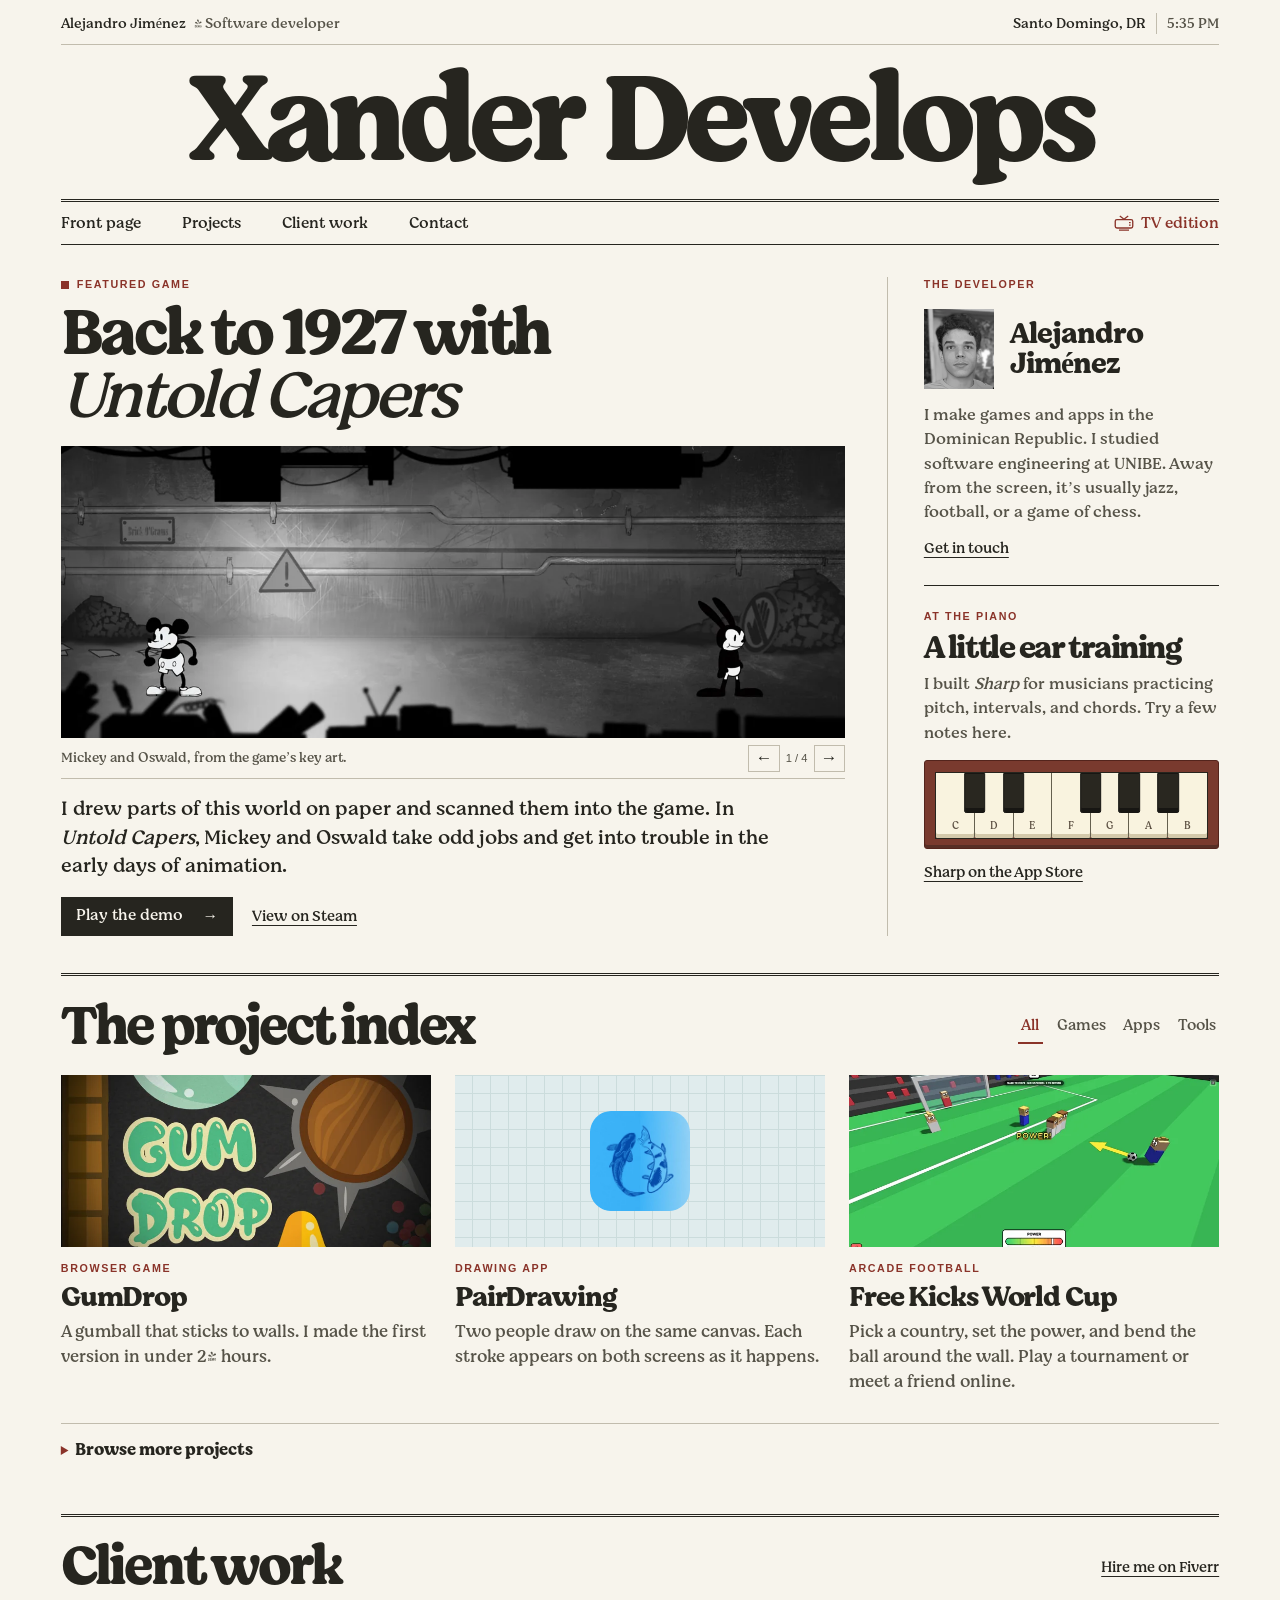
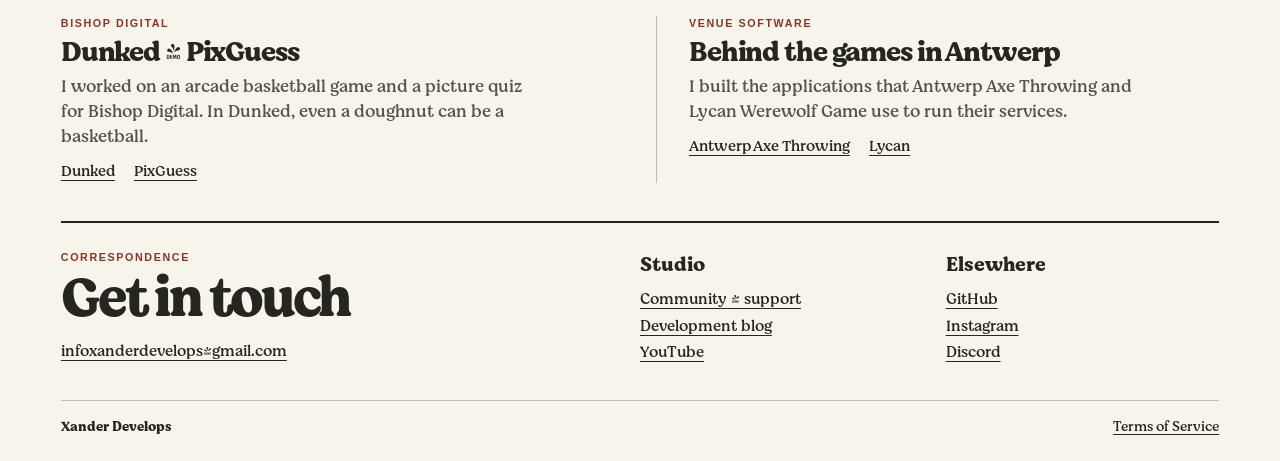
<file: index.html>
<!doctype html>
<html lang="en">
<head>
  <meta charset="utf-8">
  <meta name="viewport" content="width=device-width, initial-scale=1">
  <title>Xander Develops — Alejandro Jiménez</title>
  <meta name="description" content="Games, software, and client work by Alejandro Jiménez. Play the Untold Capers demo, try a little ear training, and explore the project index.">
  <meta name="theme-color" content="#f6f3e9">
  <meta property="og:title" content="Xander Develops — Alejandro Jiménez">
  <meta property="og:description" content="Independent games and software from the Dominican Republic.">
  <meta property="og:image" content="https://xanderdevelops.github.io/assets/img/portfolio/capers-key-art.webp">
  <link rel="icon" href="assets/img/dev-icon.ico">
  <link rel="preload" href="fonnts.com-moranga-bold.otf" as="font" type="font/otf" crossorigin>
  <link rel="stylesheet" href="assets/css/portfolio.css">
  <script defer src="assets/js/portfolio.js"></script>
</head>
<body>
<a class="skip" href="#front-page">Skip to the portfolio</a>
<div class="paper">
  <header class="masthead">
    <div class="folio"><span>Alejandro Jiménez <span class="folio-role">/ Software developer</span></span><span>Santo Domingo, DR <time id="local-time"></time></span></div>
    <h1>Xander Develops</h1>
    <nav class="section-nav" aria-label="Portfolio sections">
      <div class="section-links"><a href="#front-page">Front page</a><a href="#projects">Projects</a><a href="#work">Client work</a><a href="#contact">Contact</a></div>
      <a class="tv-link" href="tv.html"><svg aria-hidden="true" viewBox="0 0 24 19" width="20" height="16" fill="none" stroke="currentColor" stroke-width="1.6"><path d="m7 1 5 4 5-4M6 18h12"/><rect x="1.5" y="5.5" width="21" height="10" rx="2"/><path d="M18 9h2m-2 3h2"/></svg> TV edition</a>
    </nav>
  </header>

  <main>
    <div class="front" id="front-page">
      <article class="lead">
        <div class="section-label"><span class="red-square" aria-hidden="true"></span> Featured game</div>
        <h2>Back to 1927 with<br><i>Untold Capers</i></h2>
        <figure class="stills" aria-label="Untold Capers artwork gallery">
          <div class="frame"><img id="still-image" src="assets/img/portfolio/capers-key-art.webp" width="1440" height="465" alt="Mickey and Oswald stand at opposite ends of a dimly lit industrial room."></div>
          <figcaption><span id="still-caption" aria-live="polite">Mickey and Oswald, from the game’s key art.</span><div class="film-controls" hidden><button type="button" id="prev-still" aria-label="Previous game still">←</button><span id="still-count">1 / 4</span><button type="button" id="next-still" aria-label="Next game still">→</button></div></figcaption>
        </figure>
        <p class="lede">I drew parts of this world on paper and scanned them into the game. In <i>Untold Capers</i>, Mickey and Oswald take odd jobs and get into trouble in the early days of animation.</p>
        <div class="story-links"><a class="ink-button" href="https://xanderdevelops.itch.io/untold-capers-demo">Play the demo <span aria-hidden="true">→</span></a><a class="text-link" href="https://store.steampowered.com/app/3787510/Untold_Capers/">View on Steam</a></div>
      </article>
      <aside class="desk" aria-label="About the developer and Sharp">
        <section id="bio" class="profile">
          <div class="section-label">The developer</div>
          <div class="profile-byline"><img src="assets/img/portfolio/alejandro.webp" width="77" height="87" alt="Portrait of Alejandro Jiménez"><h2>Alejandro <br>Jiménez</h2></div>
          <p>I make games and apps in the Dominican Republic. I studied software engineering at UNIBE. Away from the screen, it’s usually jazz, football, or a game of chess.</p>
          <a class="text-link" href="#contact">Get in touch</a>
        </section>
        <section class="sharp">
          <div class="section-label">At the piano</div>
          <h2>A little ear training</h2>
          <p>I built <i>Sharp</i> for musicians practicing pitch, intervals, and chords.<span id="piano-invite" hidden> Try a few notes here.</span></p>
          <div class="instrument" hidden role="group" aria-label="Playable piano, one octave">
            <div class="piano"><button class="white" data-midi="60" aria-label="Play C">C</button><button class="black" style="--pos:1" data-midi="61" aria-label="Play C sharp"></button><button class="white" data-midi="62" aria-label="Play D">D</button><button class="black" style="--pos:2" data-midi="63" aria-label="Play D sharp"></button><button class="white" data-midi="64" aria-label="Play E">E</button><button class="white" data-midi="65" aria-label="Play F">F</button><button class="black" style="--pos:4" data-midi="66" aria-label="Play F sharp"></button><button class="white" data-midi="67" aria-label="Play G">G</button><button class="black" style="--pos:5" data-midi="68" aria-label="Play G sharp"></button><button class="white" data-midi="69" aria-label="Play A">A</button><button class="black" style="--pos:6" data-midi="70" aria-label="Play A sharp"></button><button class="white" data-midi="71" aria-label="Play B">B</button></div>
          </div>
          <a class="text-link" href="https://apps.apple.com/us/app/sharp-ear-training/id6755658343">Sharp on the App Store</a>
        </section>
      </aside>
    </div>

    <section id="projects" class="major-section">
      <div class="section-heading"><h2>The project index</h2><div class="filters" aria-label="Filter projects" role="group" hidden><button aria-pressed="true" data-filter="all">All</button><button aria-pressed="false" data-filter="games">Games</button><button aria-pressed="false" data-filter="apps">Apps</button><button aria-pressed="false" data-filter="tools">Tools</button></div></div>
      <div class="project-features">
        <article data-category="games"><a class="project-image" href="https://xanderdevelops.itch.io/gumdrop" aria-label="Play GumDrop"><img loading="lazy" src="assets/img/portfolio/gum-drop.webp" width="720" height="405" alt="GumDrop artwork with a gumball, wooden obstacles, and saw blades."></a><div class="section-label">Browser game</div><h3><a href="https://xanderdevelops.itch.io/gumdrop">GumDrop</a></h3><p>A gumball that sticks to walls. I made the first version in under 24 hours.</p></article>
        <article data-category="apps"><a class="project-image pair-art" href="https://apps.apple.com/us/app/pairdrawing/id6755837968" aria-label="View PairDrawing on the App Store"><img loading="lazy" src="assets/img/portfolio/pairdrawing.webp" width="220" height="220" alt="PairDrawing app icon."></a><div class="section-label">Drawing app</div><h3><a href="https://apps.apple.com/us/app/pairdrawing/id6755837968">PairDrawing</a></h3><p>Two people draw on the same canvas. Each stroke appears on both screens as it happens.</p></article>
        <article data-category="games"><a class="project-image" href="https://xanderdevelops.itch.io/freekickswc" aria-label="Play Free Kicks World Cup"><img loading="lazy" src="assets/img/portfolio/free-kicks.webp" width="720" height="356" alt="A blocky footballer lines up a free kick against a wall of defenders."></a><div class="section-label">Arcade football</div><h3><a href="https://xanderdevelops.itch.io/freekickswc">Free Kicks World Cup</a></h3><p>Pick a country, set the power, and bend the ball around the wall. Play a tournament or meet a friend online.</p></article>
      </div>
      <details class="catalog" open>
        <summary>Browse more projects</summary>
        <ul class="catalog-list">
          <li data-category="games"><a href="https://store.steampowered.com/app/3787510/Untold_Capers/">Untold Capers <small>Steam</small></a></li>
          <li data-category="apps"><a href="https://apps.apple.com/us/app/sharp-ear-training/id6755658343">Sharp <small>Ear training</small></a></li>
          <li data-category="games"><a href="https://play.google.com/store/apps/details?id=com.XanderDevelops.PhotographicMemory">Photo Memory <small>Google Play</small></a></li>
          <li data-category="tools"><a href="https://assetstore.unity.com/packages/tools/gui/curved-text-component-ultimate-ui-toolkit-297396">Curved Text <small>Unity Asset Store</small></a></li>
          <li data-category="games"><a href="https://xanderdevelops.itch.io/square-jump">Square Jump <small>itch.io</small></a></li>
          <li data-category="tools"><a href="https://assetstore.unity.com/packages/tools/gui/text-modifier-component-ultimate-ui-toolkit-282163">Text Modifier <small>Unity Asset Store</small></a></li>
          <li data-category="apps"><a href="https://xanderdevelops.github.io/Scribbles/">Scribbles <small>Web</small></a></li>
          <li data-category="tools"><a href="https://medfile-app.vercel.app/">MedFile <small>Web tool</small></a></li>
          <li data-category="tools"><a href="support.html?app=CSV%20Link">CSV Link <small>Project forum</small></a></li>
          <li data-category="tools"><a href="support.html?app=Creator%20Tools">Creator Tools <small>Project forum</small></a></li>
          <li data-category="games"><a href="https://play.google.com/store/apps/details?id=com.XanderDevelops.Gravit">Grav-it <small>Google Play</small></a></li>
          <li data-category="games"><a href="https://play.google.com/store/apps/details?id=com.XanderDevelops.TwistedBounce">Footy Loops <small>Google Play</small></a></li>
          <li data-category="games"><a href="https://play.google.com/store/apps/details?id=com.XanderDevelops.PerfectlyTuned">Perfectly Tuned <small>Google Play</small></a></li>
          <li data-category="games"><a href="support.html?app=Brick%20Fever">Brick Fever <small>Project forum</small></a></li>
          <li data-category="apps"><a href="https://play.google.com/store/apps/dev?id=7768288436890321787">More Android releases <small>Google Play</small></a></li>
          <li data-category="games"><a href="https://xanderdevelops.itch.io/">More browser games <small>itch.io</small></a></li>
        </ul>
      </details>
      <span class="sr-only" id="filter-result" aria-live="polite"></span>
    </section>

    <section id="work" class="major-section">
      <div class="section-heading"><h2>Client work</h2><a class="text-link" href="https://www.fiverr.com/alejandrojim439">Hire me on Fiverr</a></div>
      <div class="work-grid">
        <article><div class="section-label">Bishop Digital</div><h3>Dunked &amp; PixGuess</h3><p>I worked on an arcade basketball game and a picture quiz for Bishop Digital. In Dunked, even a doughnut can be a basketball.</p><div class="story-links"><a class="text-link" href="https://apps.apple.com/us/app/dunked-slam-dunk-arcade/id6476658907">Dunked</a><a class="text-link" href="https://apps.apple.com/us/app/pixguess-ai-image-quiz-game/id6547844042">PixGuess</a></div></article>
        <article><div class="section-label">Venue software</div><h3>Behind the games in Antwerp</h3><p>I built the applications that Antwerp Axe Throwing and Lycan Werewolf Game use to run their services.</p><div class="story-links"><a class="text-link" href="https://www.antwerpaxethrowing.be/en/">Antwerp Axe Throwing</a><a class="text-link" href="https://www.lycanwerewolfgame.be/en/">Lycan</a></div></article>
      </div>
    </section>
  </main>
  <footer id="contact">
    <div class="footer-main"><div><div class="section-label">Correspondence</div><h2>Get in touch</h2><a class="email" href="mailto:infoxanderdevelops@gmail.com">infoxanderdevelops@gmail.com</a></div>
    <div><h3>Studio</h3><a href="support.html">Community &amp; support</a><a href="https://xanderdevelops.blogspot.com/">Development blog</a><a href="https://youtube.com/playlist?list=PLbYVqwjwFiTW4EeTTY9N_BXxyYoNGQ1_S">YouTube</a></div>
    <div><h3>Elsewhere</h3><a href="https://github.com/XanderDevelops">GitHub</a><a href="https://www.instagram.com/xanderdevelops/">Instagram</a><a href="https://discord.gg/v9eXXVTujt">Discord</a></div></div>
    <div class="imprint"><a href="#front-page">Xander Develops</a><a href="terms/">Terms of Service</a></div>
  </footer>
</div>
</body>
</html>
</file>
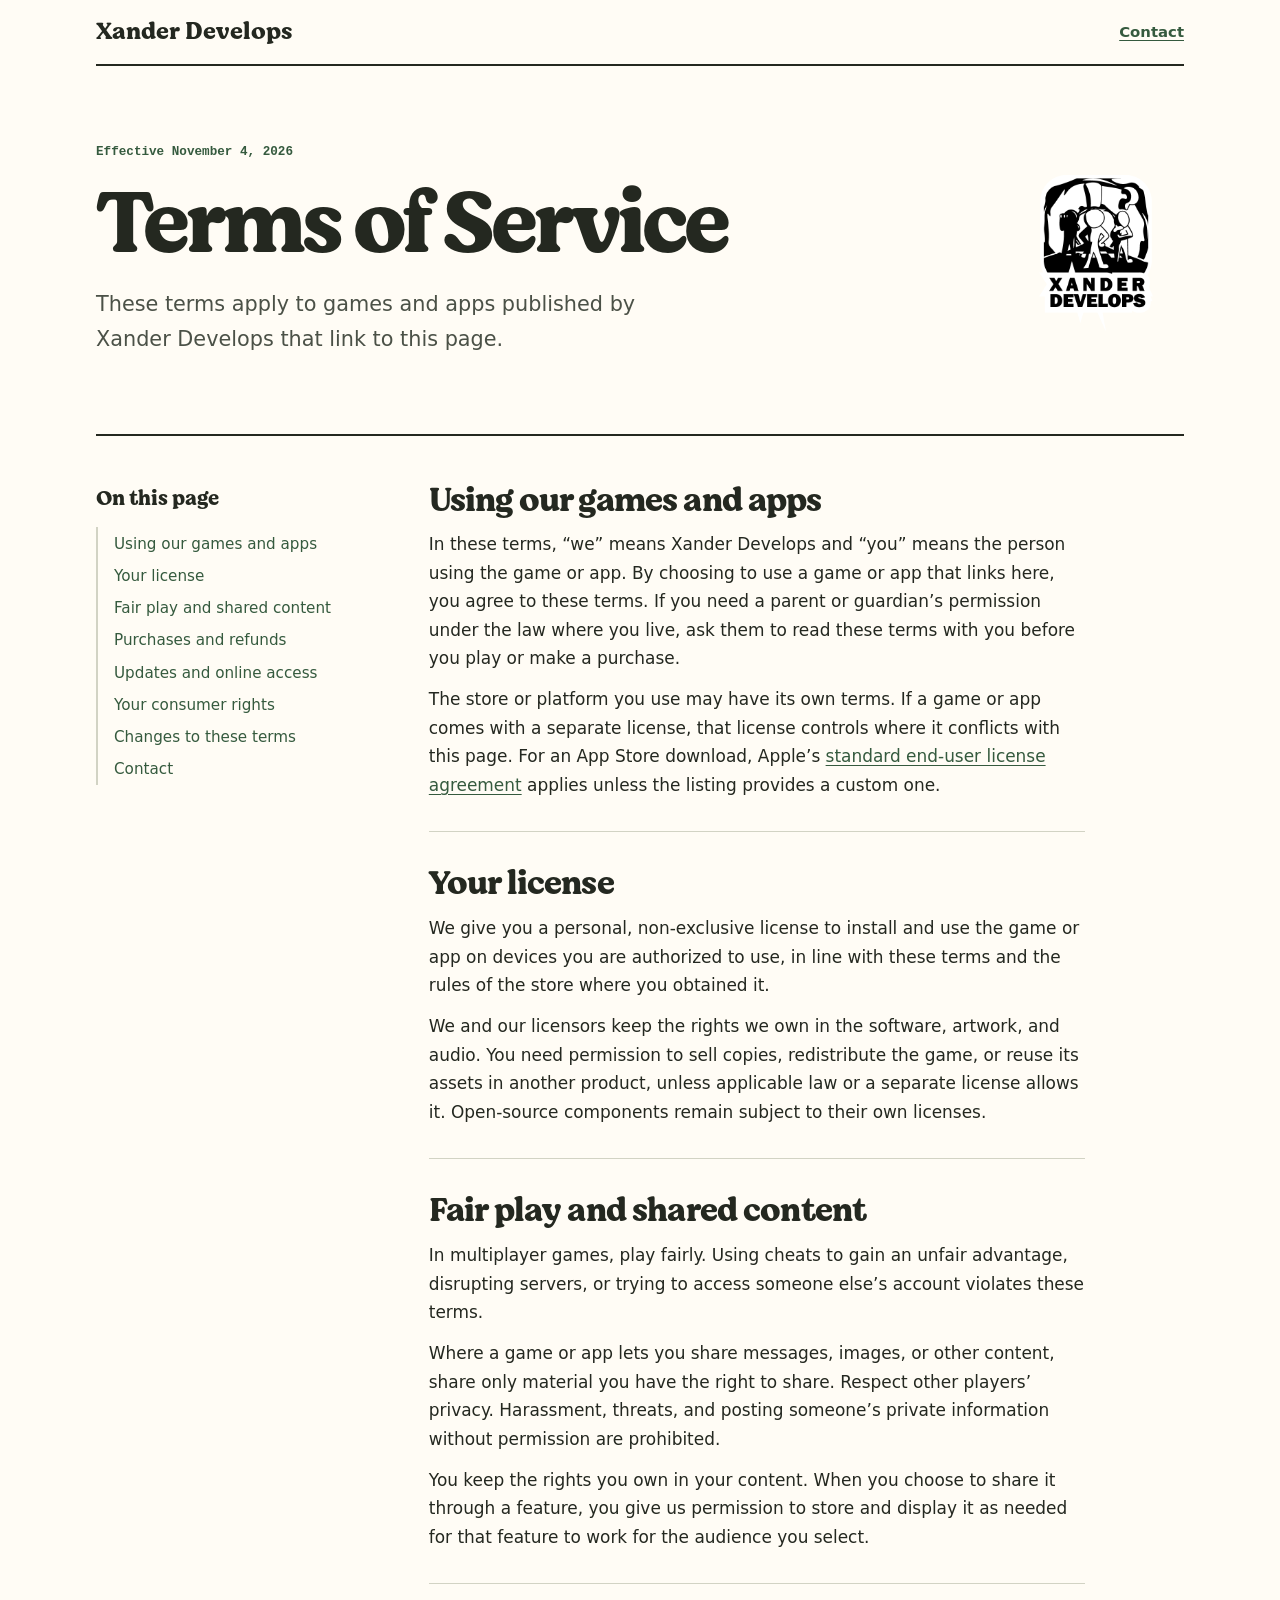
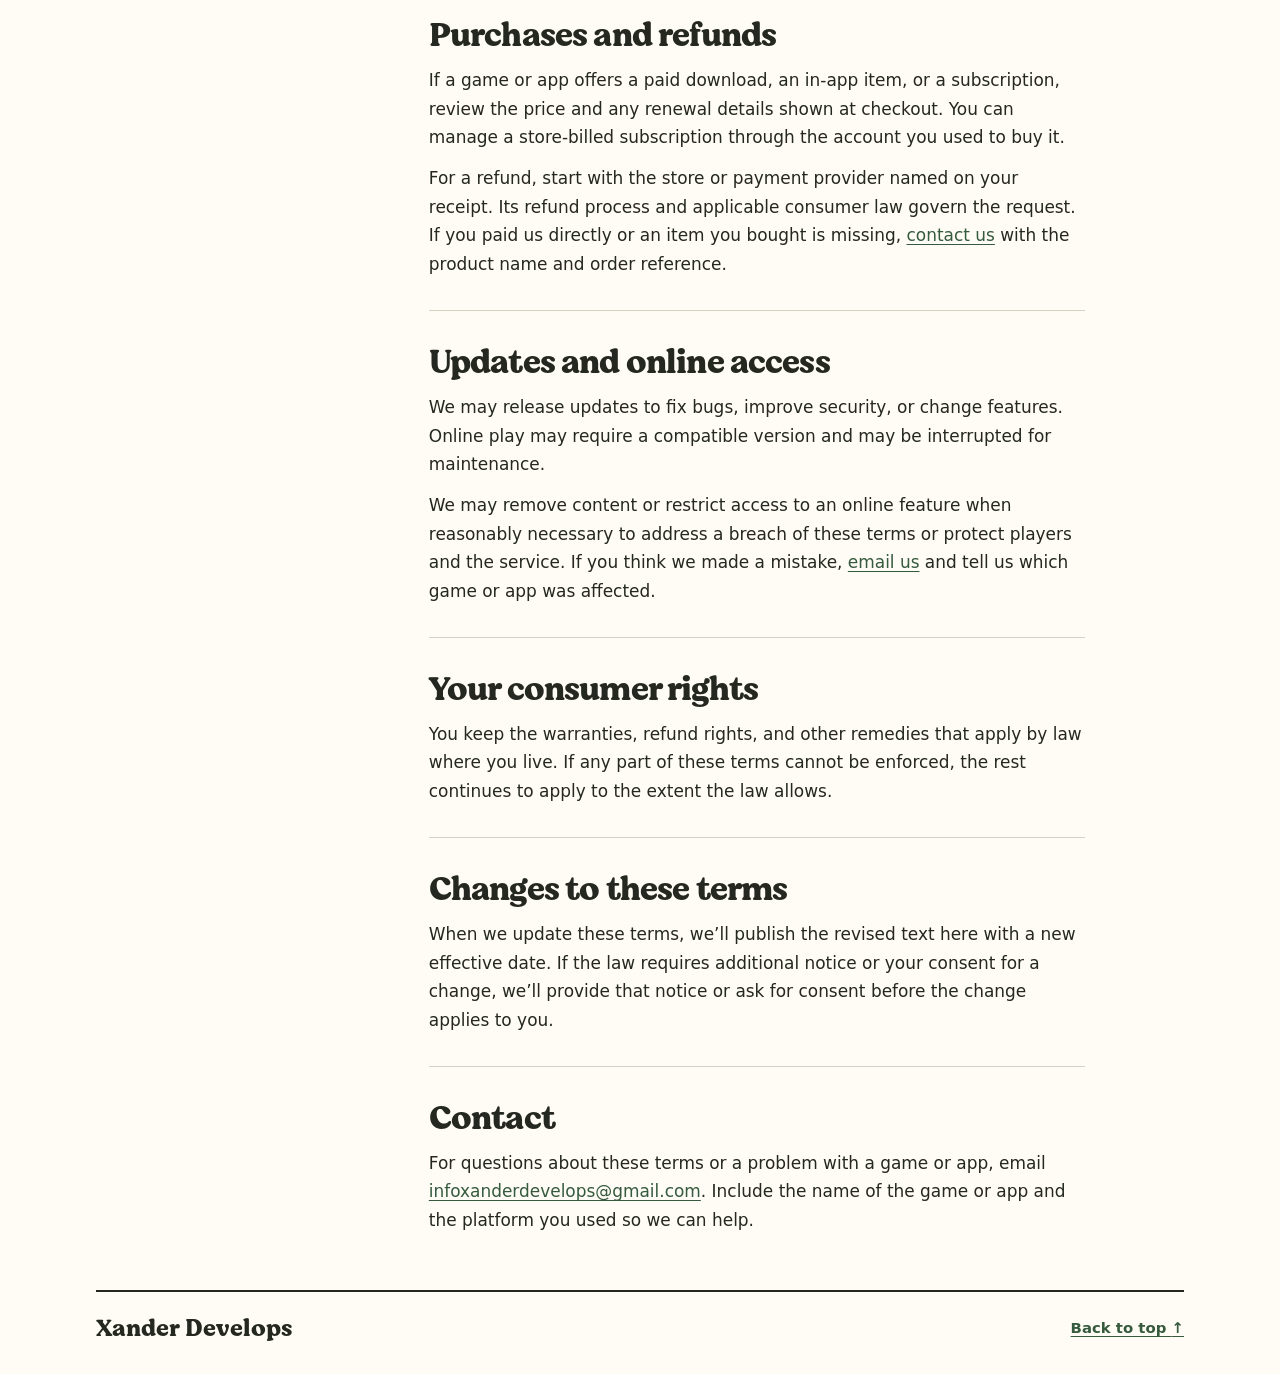
<file: terms/index.html>
<!doctype html>
<html lang="en">
<head>
  <meta charset="utf-8">
  <meta name="viewport" content="width=device-width, initial-scale=1">
  <title>Terms of Service | Xander Develops</title>
  <meta name="description" content="Terms for using games and apps published by Xander Develops, including fair play, purchases, refunds, and support.">
  <meta name="theme-color" content="#fffcf5">
  <link rel="canonical" href="https://xanderdevelops.github.io/terms/">
  <link rel="icon" href="../assets/img/favicon.png">
  <link rel="stylesheet" href="./terms.css">
</head>
<body id="top">
  <a class="skip" href="#agreement">Skip to the terms</a>
  <header class="masthead">
    <a class="wordmark" href="../">Xander Develops</a>
    <a class="contact-link" href="#contact">Contact</a>
  </header>
  <main>
    <div class="hero">
      <div>
        <p class="date">Effective <time datetime="2026-11-04">November 4, 2026</time></p>
        <h1>Terms of Service</h1>
        <p class="intro">These terms apply to games and apps published by Xander Develops that link to this page.</p>
      </div>
      <img class="studio-art" src="../assets/img/XanderDevelopsGamesLogo.png" width="512" height="512" alt="">
    </div>
    <div class="reading-layout">
      <nav class="contents" aria-labelledby="contents-title">
        <h2 id="contents-title">On this page</h2>
        <ul>
          <li><a href="#agreement">Using our games and apps</a></li>
          <li><a href="#license">Your license</a></li>
          <li><a href="#fair-play">Fair play and shared content</a></li>
          <li><a href="#purchases">Purchases and refunds</a></li>
          <li><a href="#availability">Updates and online access</a></li>
          <li><a href="#rights">Your consumer rights</a></li>
          <li><a href="#changes">Changes to these terms</a></li>
          <li><a href="#contact">Contact</a></li>
        </ul>
      </nav>
      <article aria-label="Terms of Service">
        <section id="agreement">
          <h2>Using our games and apps</h2>
          <p>In these terms, “we” means Xander Develops and “you” means the person using the game or app. By choosing to use a game or app that links here, you agree to these terms. If you need a parent or guardian’s permission under the law where you live, ask them to read these terms with you before you play or make a purchase.</p>
          <p>The store or platform you use may have its own terms. If a game or app comes with a separate license, that license controls where it conflicts with this page. For an App Store download, Apple’s <a href="https://www.apple.com/legal/internet-services/itunes/dev/stdeula/">standard end-user license agreement</a> applies unless the listing provides a custom one.</p>
        </section>
        <section id="license">
          <h2>Your license</h2>
          <p>We give you a personal, non-exclusive license to install and use the game or app on devices you are authorized to use, in line with these terms and the rules of the store where you obtained it.</p>
          <p>We and our licensors keep the rights we own in the software, artwork, and audio. You need permission to sell copies, redistribute the game, or reuse its assets in another product, unless applicable law or a separate license allows it. Open-source components remain subject to their own licenses.</p>
        </section>
        <section id="fair-play">
          <h2>Fair play and shared content</h2>
          <p>In multiplayer games, play fairly. Using cheats to gain an unfair advantage, disrupting servers, or trying to access someone else’s account violates these terms.</p>
          <p>Where a game or app lets you share messages, images, or other content, share only material you have the right to share. Respect other players’ privacy. Harassment, threats, and posting someone’s private information without permission are prohibited.</p>
          <p>You keep the rights you own in your content. When you choose to share it through a feature, you give us permission to store and display it as needed for that feature to work for the audience you select.</p>
        </section>
        <section id="purchases">
          <h2>Purchases and refunds</h2>
          <p>If a game or app offers a paid download, an in-app item, or a subscription, review the price and any renewal details shown at checkout. You can manage a store-billed subscription through the account you used to buy it.</p>
          <p>For a refund, start with the store or payment provider named on your receipt. Its refund process and applicable consumer law govern the request. If you paid us directly or an item you bought is missing, <a href="#contact">contact us</a> with the product name and order reference.</p>
        </section>
        <section id="availability">
          <h2>Updates and online access</h2>
          <p>We may release updates to fix bugs, improve security, or change features. Online play may require a compatible version and may be interrupted for maintenance.</p>
          <p>We may remove content or restrict access to an online feature when reasonably necessary to address a breach of these terms or protect players and the service. If you think we made a mistake, <a href="#contact">email us</a> and tell us which game or app was affected.</p>
        </section>
        <section id="rights">
          <h2>Your consumer rights</h2>
          <p>You keep the warranties, refund rights, and other remedies that apply by law where you live. If any part of these terms cannot be enforced, the rest continues to apply to the extent the law allows.</p>
        </section>
        <section id="changes">
          <h2>Changes to these terms</h2>
          <p>When we update these terms, we’ll publish the revised text here with a new effective date. If the law requires additional notice or your consent for a change, we’ll provide that notice or ask for consent before the change applies to you.</p>
        </section>
        <section id="contact">
          <h2>Contact</h2>
          <p>For questions about these terms or a problem with a game or app, email <a href="mailto:infoxanderdevelops@gmail.com">infoxanderdevelops@gmail.com</a>. Include the name of the game or app and the platform you used so we can help.</p>
        </section>
      </article>
    </div>
  </main>
  <footer><a class="wordmark" href="../">Xander Develops</a><a href="#top">Back to top <span aria-hidden="true">↑</span></a></footer>
</body>
</html>
</file>
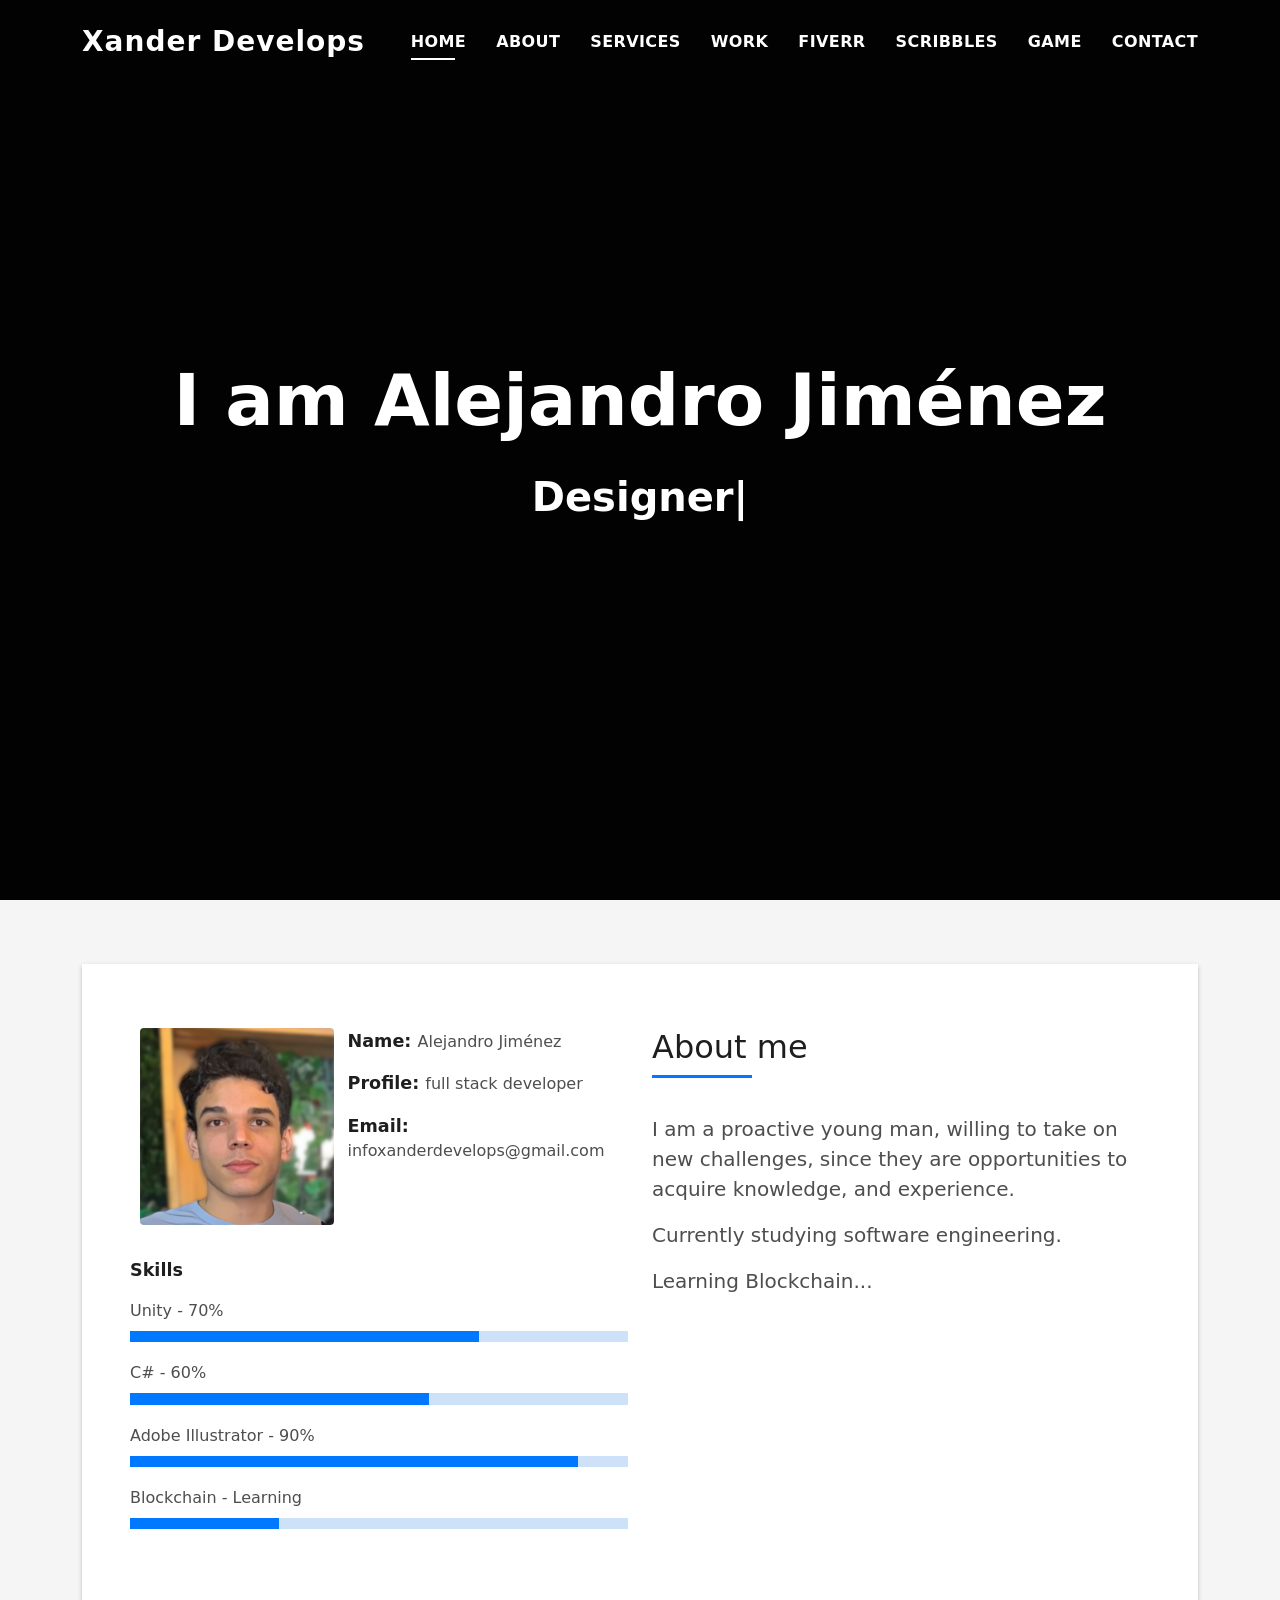
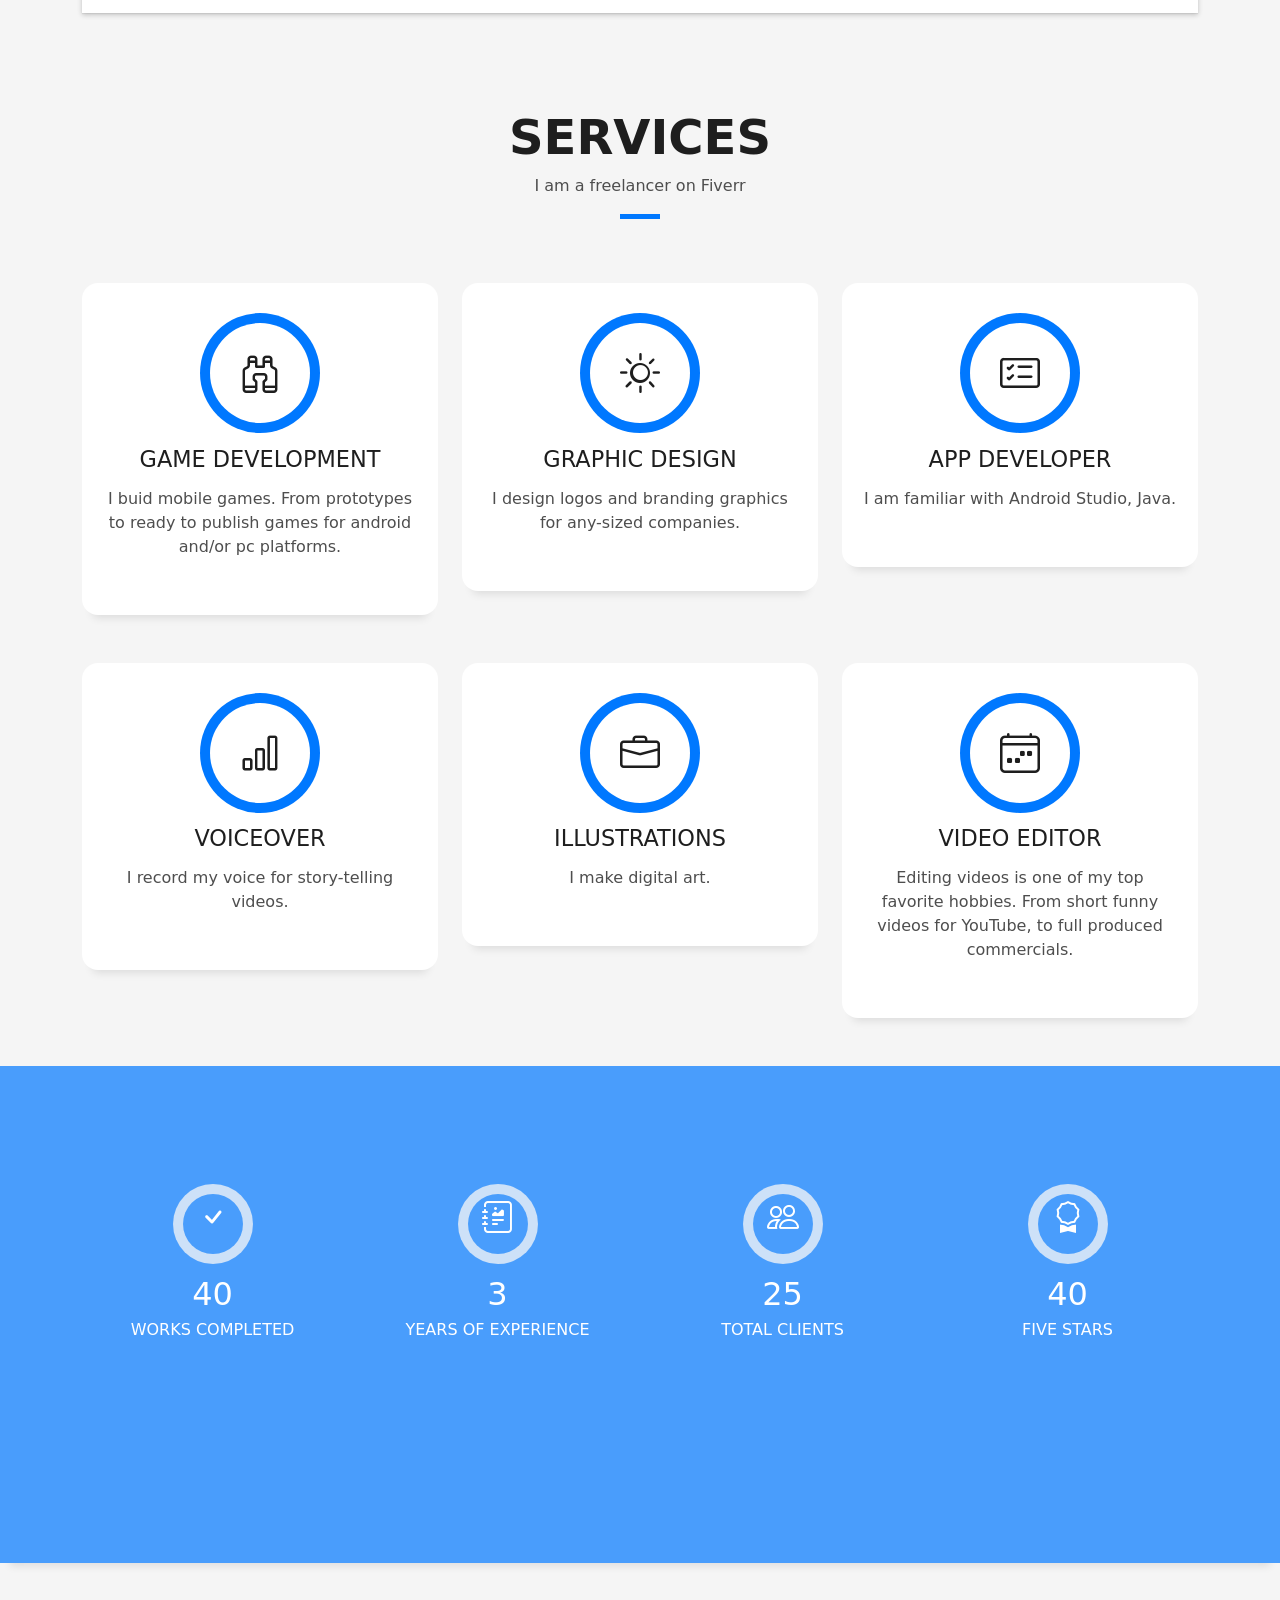
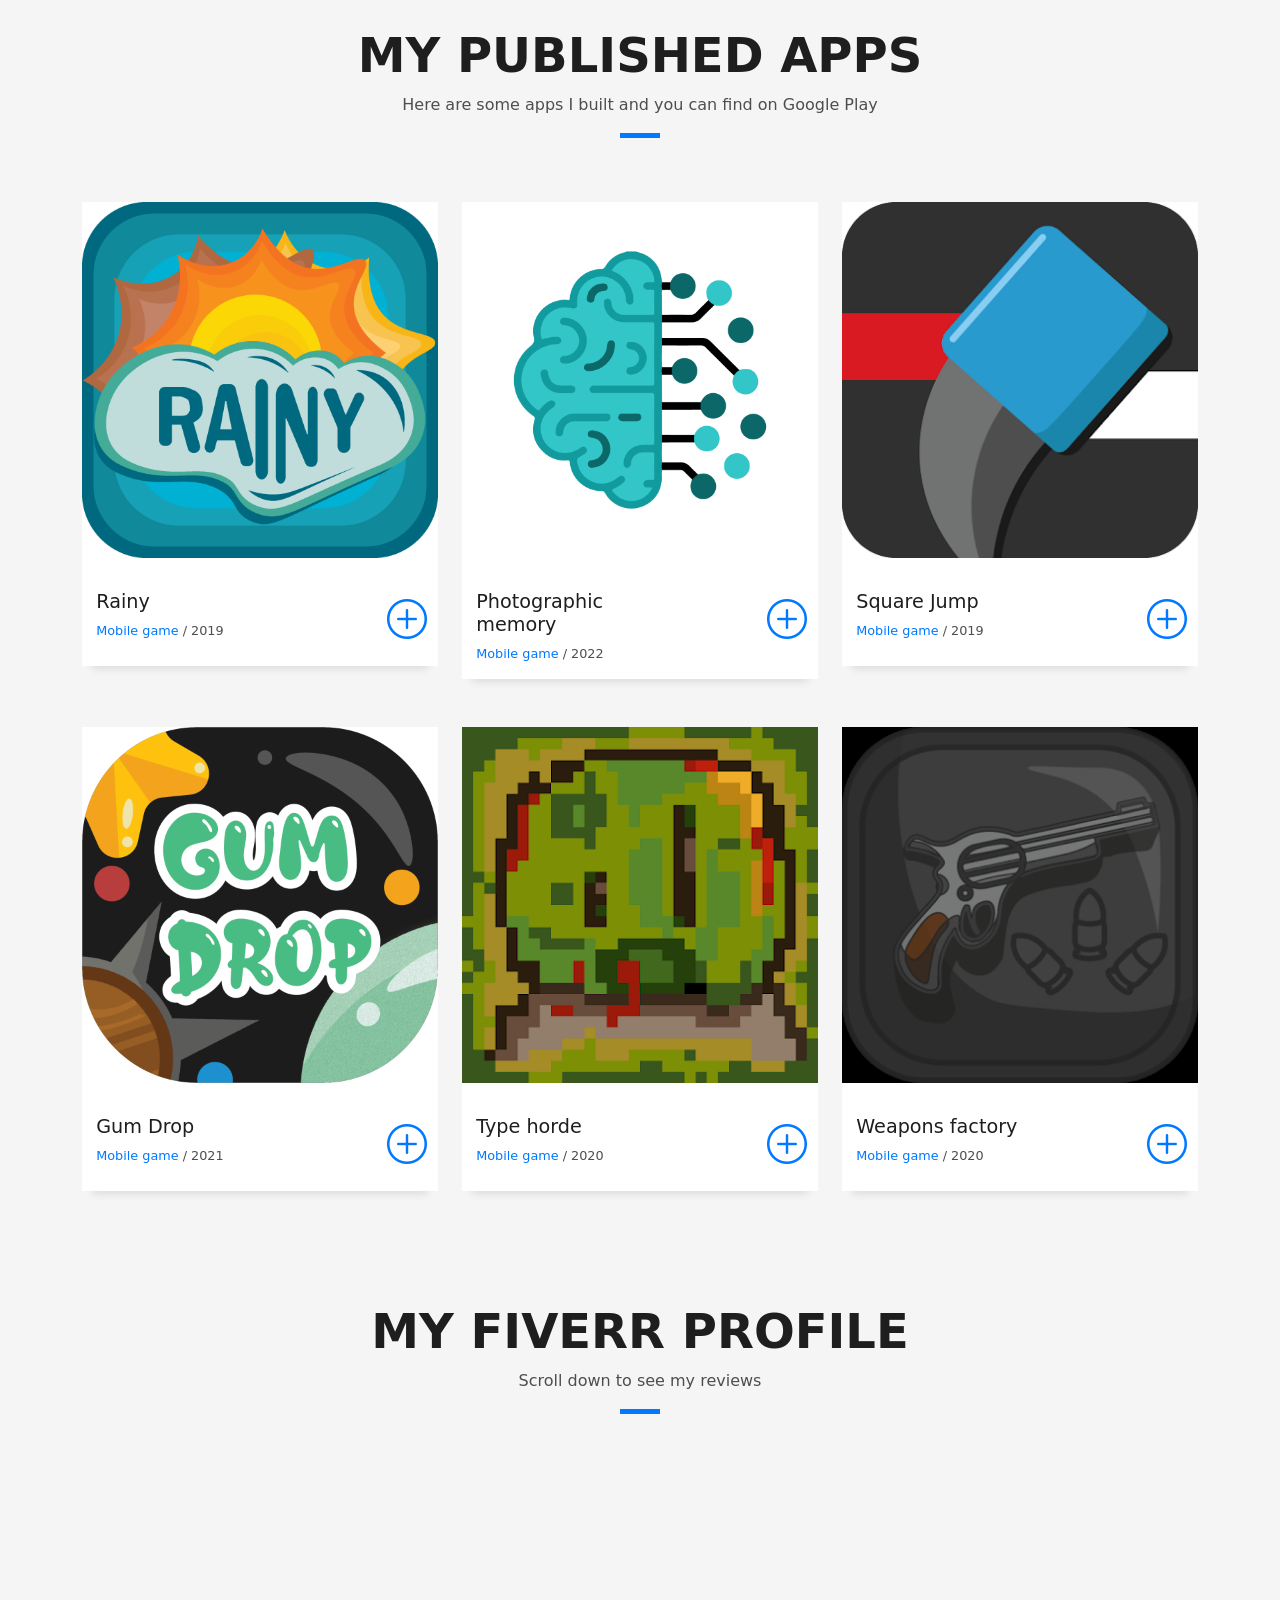
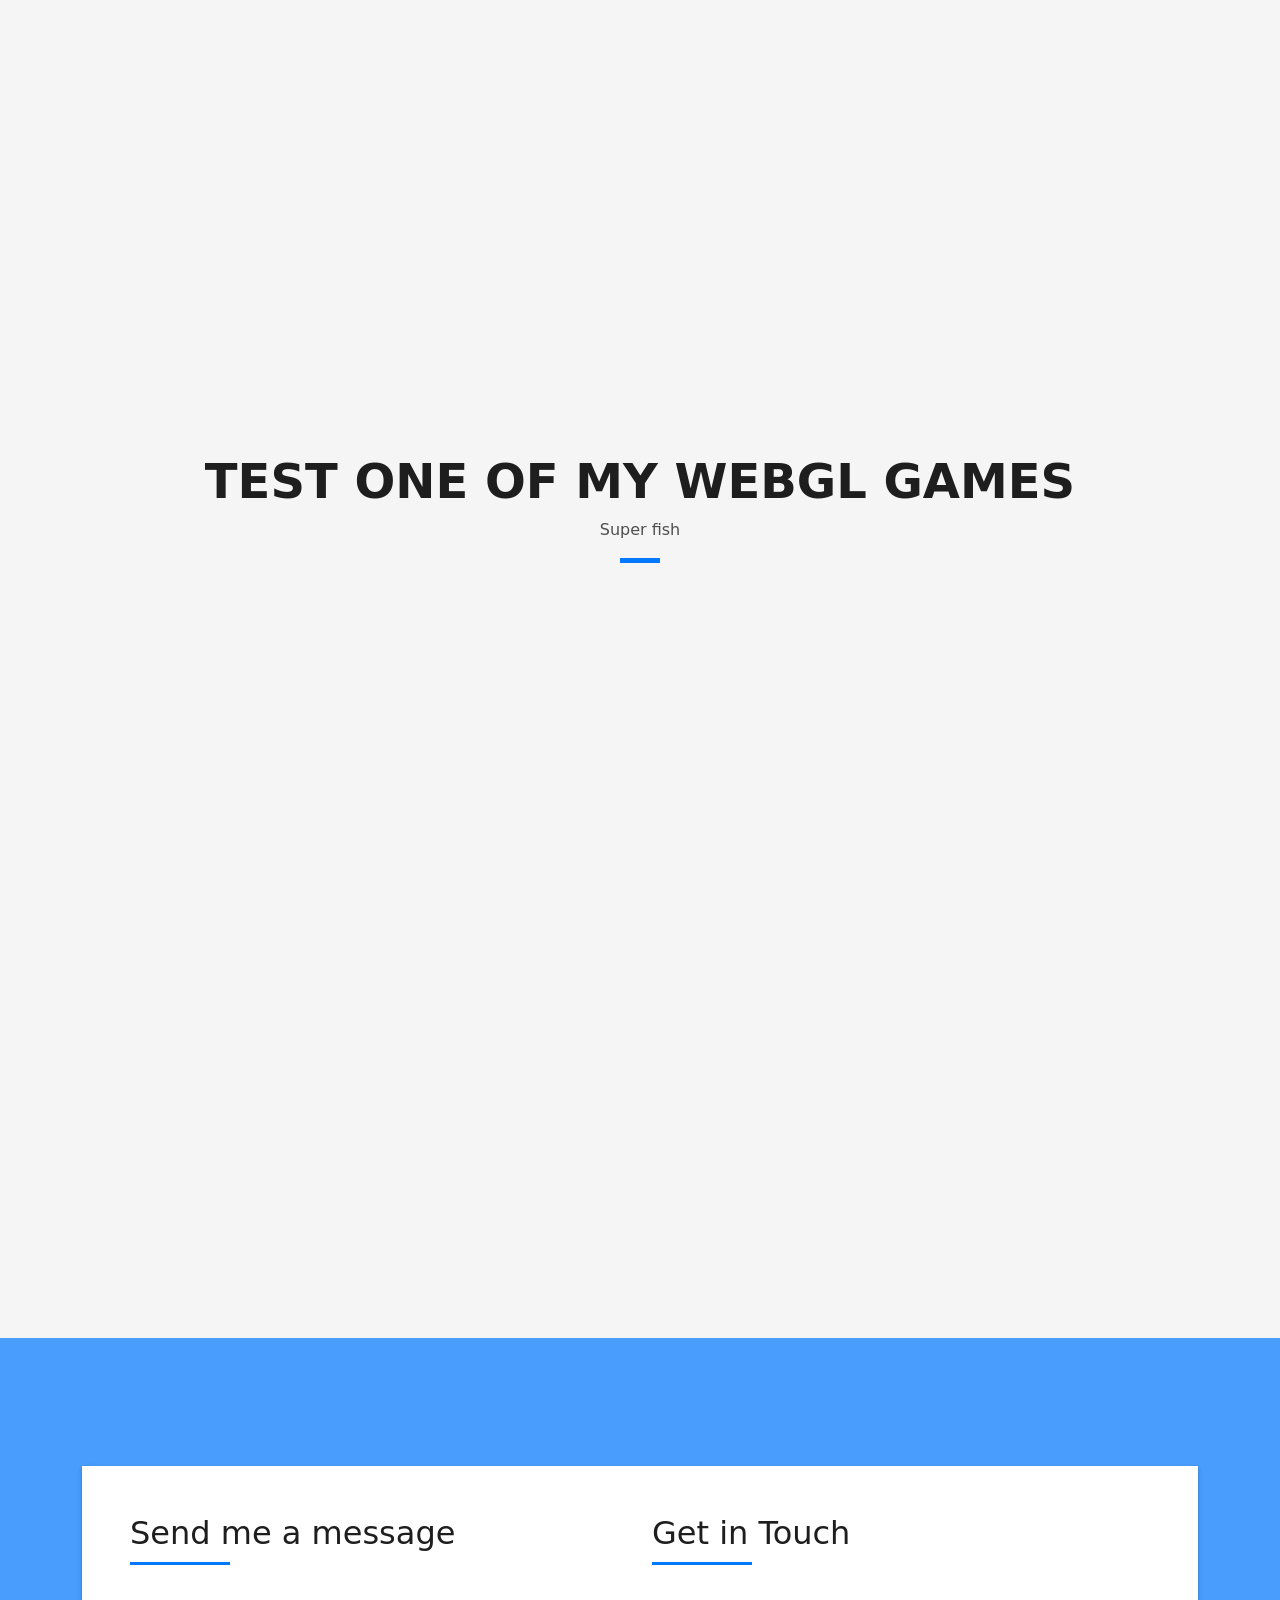
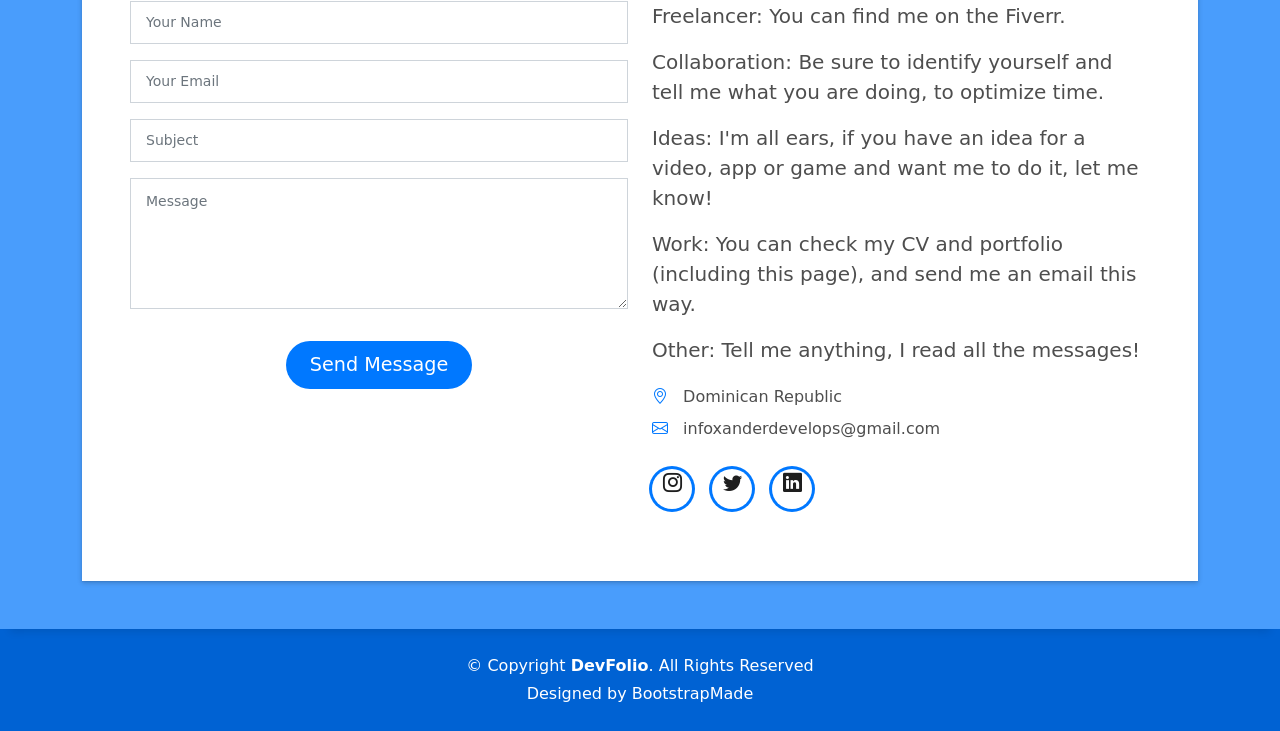
<file: old-index.html>
<!DOCTYPE html>
<html lang="en">

<head>
  <meta charset="utf-8">
  <meta content="width=device-width, initial-scale=1.0" name="viewport">

  <title>Xander Develops</title>
  <meta content="" name="description">
  <meta content="" name="keywords">

  <!-- Favicons -->
  <link href="assets/img/XanderDevelopsGamesLogo.png" rel="icon">
  <link href="assets/img/XanderDevelopsGamesLogo.png" rel="XanderDevelopsGamesLogo">

  <!-- Vendor CSS Files -->
  <link href="assets/vendor/bootstrap/css/bootstrap.min.css" rel="stylesheet">
  <link href="assets/vendor/bootstrap-icons/bootstrap-icons.css" rel="stylesheet">
  <link href="assets/vendor/glightbox/css/glightbox.min.css" rel="stylesheet">
  <link href="assets/vendor/swiper/swiper-bundle.min.css" rel="stylesheet">

  <!-- Template Main CSS File -->
  <link href="assets/css/style.css" rel="stylesheet">
</head>

<body>

  <!-- ======= Header ======= -->
  <header id="header" class="fixed-top">
    <div class="container d-flex align-items-center justify-content-between">

      <!--<a href="index.html" class="logo"><img src="assets/img/XanderDevelopsGamesLogo.png" alt="" class="img-fluid"></a>-->
      <h1 class="logo"><a href="index.html">Xander Develops</a></h1>
      <!-- Uncomment below if you prefer to use an image logo -->
    
      <nav id="navbar" class="navbar">
        <ul>
          <li><a class="nav-link scrollto active" href="#hero">Home</a></li>
          <li><a class="nav-link scrollto" href="#about">About</a></li>
          <li><a class="nav-link scrollto" href="#services">Services</a></li>
          
          <li><a class="nav-link scrollto " href="#work">Work</a></li>
          <li><a class="nav-link scrollto " href="#fiverr">Fiverr</a></li><li><a class="nav-link scrollto " href="https://xanderdevelops.github.io/Scribbles/" target="_blank">Scribbles</a></li>
          <li><a class="nav-link scrollto " href="#game">Game</a></li>
         <!--
          <li class="dropdown"><a href="#"><span>Drop Down</span> <i class="bi bi-chevron-down"></i></a>
            <ul>
              <li><a href="#">Drop Down 1</a></li>
              <li class="dropdown"><a href="#"><span>Deep Drop Down</span> <i class="bi bi-chevron-right"></i></a>
                <ul>
                  <li><a href="#">Deep Drop Down 1</a></li>
                  <li><a href="#">Deep Drop Down 2</a></li>
                  <li><a href="#">Deep Drop Down 3</a></li>
                  <li><a href="#">Deep Drop Down 4</a></li>
                  <li><a href="#">Deep Drop Down 5</a></li>
                </ul>
              </li>
              <li><a href="#">Drop Down 2</a></li>
              <li><a href="#">Drop Down 3</a></li>
              <li><a href="#">Drop Down 4</a></li>
            </ul>
          </li>
        -->
          <li><a class="nav-link scrollto" href="#contact">Contact</a></li>
        </ul>
        <i class="bi bi-list mobile-nav-toggle"></i>
      </nav><!-- .navbar -->

    </div>
  </header><!-- End Header -->

  <!-- ======= Hero Section ======= -->
  <div id="hero" class="hero route bg-image" style="background-image: url(assets/img/Hero.png)">
    <div class="overlay-itro"></div>
    <div class="hero-content display-table">
      <div class="table-cell">
        <div class="container">
          <!--<p class="display-6 color-d">Hello, world!</p>-->
          <h1 class="hero-title mb-4">I am Alejandro Jiménez</h1>
          <p class="hero-subtitle"><span class="typed" data-typed-items="Designer, Developer, Freelancer"></span></p>
          <!-- <p class="pt-3"><a class="btn btn-primary btn js-scroll px-4" href="#about" role="button">Learn More</a></p> -->
        </div>
      </div>
    </div>
  </div><!-- End Hero Section -->

  <main id="main">

    <!-- ======= About Section ======= -->
    <section id="about" class="about-mf sect-pt4 route">
      <div class="container">
        <div class="row">
          <div class="col-sm-12">
            <div class="box-shadow-full">
              <div class="row">
                <div class="col-md-6">
                  <div class="row">
                    <div class="col-sm-6 col-md-5">
                      <div class="about-img">
                        <img src="assets/img/21557375782.png" class="img-fluid rounded b-shadow-a" alt="">
                      </div>
                    </div>
                    <div class="col-sm-6 col-md-7">
                      <div class="about-info">
                        <p><span class="title-s">Name: </span> <span>Alejandro Jiménez</span></p>
                        <p><span class="title-s">Profile: </span> <span>full stack developer</span></p>
                        <p><span class="title-s">Email: </span> <span>infoxanderdevelops@gmail.com</span></p>
                      </div>
                    </div>
                  </div>
                  <div class="skill-mf">
                    <p class="title-s">Skills</p>
                    <span>Unity</span> <span class="pull-right"> - 70%</span>
                    <div class="progress">
                      <div class="progress-bar" role="progressbar" style="width: 70%;" aria-valuenow="70" aria-valuemin="0" aria-valuemax="100"></div>
                    </div>
                    <span>C#</span> <span class="pull-right"> - 60%</span>
                    <div class="progress">
                      <div class="progress-bar" role="progressbar" style="width: 60%" aria-valuenow="60" aria-valuemin="0" aria-valuemax="100"></div>
                    </div>
                    <span>Adobe Illustrator</span> <span class="pull-right"> - 90%</span>
                    <div class="progress">
                      <div class="progress-bar" role="progressbar" style="width: 90%" aria-valuenow="90" aria-valuemin="0" aria-valuemax="100"></div>
                    </div>
                    <span>Blockchain</span> <span class="pull-right"> - Learning</span>
                    <div class="progress">
                      <div class="progress-bar" role="progressbar" style="width: 30%" aria-valuenow="30" aria-valuemin="0" aria-valuemax="100"></div>
                    </div>
                  </div>
                </div>
                <div class="col-md-6">
                  <div class="about-me pt-4 pt-md-0">
                    <div class="title-box-2">
                      <h5 class="title-left">
                        About me
                      </h5>
                    </div>
                    <p class="lead">
                      I am a proactive young man, willing to take on new challenges, 
                      since they are opportunities to acquire knowledge, and experience.
                    </p>
                    <p class="lead">
                      Currently studying software engineering.
                    </p>
                    <p class="lead">
                      Learning Blockchain...
                    </p>
                  </div>
                </div>
              </div>
            </div>
          </div>
        </div>
      </div>
    </section><!-- End About Section -->

    <!-- ======= Services Section ======= -->
    <section id="services" class="services-mf pt-5 route">
      <div class="container">
        <div class="row">
          <div class="col-sm-12">
            <div class="title-box text-center">
              <h3 class="title-a">
                Services
              </h3>
              <p class="subtitle-a">
                I am a freelancer on Fiverr
              </p>
              <div class="line-mf"></div>
            </div>
          </div>
        </div>
        <div class="row">    
          <div class="col-md-4">
            <div class="service-box">
              <div class="service-ico">
                <span class="ico-circle"><i class="bi bi-binoculars"></i></span>
              </div>
              <div class="service-content">
                <h2 class="s-title">Game Development</h2>
                <p class="s-description text-center">
                  I buid mobile games. From prototypes to ready to publish games for android and/or pc platforms.
                </p>
              </div>
            </div>
          </div>
          <div class="col-md-4">
            <div class="service-box">
              <div class="service-ico">
                <span class="ico-circle"><i class="bi bi-brightness-high"></i></span>
              </div>
              <div class="service-content">
                <h2 class="s-title">Graphic Design</h2>
                <p class="s-description text-center">
                  I design logos and branding graphics for any-sized companies.
                </p>
              </div>
            </div>
          </div>
          <div class="col-md-4">
            <div class="service-box">
              <div class="service-ico">
                <span class="ico-circle"><i class="bi bi-card-checklist"></i></span>
              </div>
              <div class="service-content">
                <h2 class="s-title">App developer</h2>
                <p class="s-description text-center">
                  I am familiar with Android Studio, Java.
                </p>
              </div>
            </div>
          </div>
          <div class="col-md-4">
            <div class="service-box">
              <div class="service-ico">
                <span class="ico-circle"><i class="bi bi-bar-chart"></i></span>
              </div>
              <div class="service-content">
                <h2 class="s-title">Voiceover</h2>
                <p class="s-description text-center">
                 I record my voice for story-telling videos. 
                </p>
              </div>
            </div>
          </div>
          <div class="col-md-4">
            <div class="service-box">
              <div class="service-ico">
                <span class="ico-circle"><i class="bi bi-briefcase"></i></span>
              </div>
              <div class="service-content">
                <h2 class="s-title">Illustrations</h2>
                <p class="s-description text-center">
                  I make digital art.
                </p>
              </div>
            </div>
          </div>
          <div class="col-md-4">
            <div class="service-box">
              <div class="service-ico">
                <span class="ico-circle"><i class="bi bi-calendar4-week"></i></span>
              </div>
              <div class="service-content">
                <h2 class="s-title">Video Editor</h2>
                <p class="s-description text-center">
                  Editing videos is one of my top favorite hobbies. From short funny videos for YouTube, to full produced commercials.
                </p>
              </div>
            </div>
          </div>
        </div>
      </div>
    </section><!-- End Services Section -->

    <!-- ======= Counter Section ======= -->
    <div class="section-counter paralax-mf bg-image" style="background-image: url(assets/img/counters-bg.jpg)">
      <div class="overlay-mf"></div>
      <div class="container position-relative">
        <div class="title-box text-center">
        <div class="row">
          <div class="col-sm-3 col-lg-3">
            <div class="counter-box counter-box pt-4 pt-md-0">
              <div class="counter-ico">
                <span class="ico-circle"><i class="bi bi-check"></i></span>
              </div>
              <div class="counter-num">
                <p data-purecounter-start="0" data-purecounter-end="40" data-purecounter-duration="1" class="counter purecounter"></p>
                <span class="counter-text">WORKS COMPLETED</span>
              </div>
            </div>
          </div>
          <div class="col-sm-3 col-lg-3">
            <div class="counter-box pt-4 pt-md-0">
              <div class="counter-ico">
                <span class="ico-circle"><i class="bi bi-journal-richtext"></i></span>
              </div>
              <div class="counter-num">
                <p data-purecounter-start="0" data-purecounter-end="3" data-purecounter-duration="1" class="counter purecounter"></p>
                <span class="counter-text">YEARS OF EXPERIENCE</span>
              </div>
            </div>
          </div>
          <div class="col-sm-3 col-lg-3">
            <div class="counter-box pt-4 pt-md-0">
              <div class="counter-ico">
                <span class="ico-circle"><i class="bi bi-people"></i></span>
              </div>
              <div class="counter-num">
                <p data-purecounter-start="0" data-purecounter-end="25" data-purecounter-duration="1" class="counter purecounter"></p>
                <span class="counter-text">TOTAL CLIENTS</span>
              </div>
            </div>
          </div>
          <div class="col-sm-3 col-lg-3">
            <div class="counter-box pt-4 pt-md-0">
              <div class="counter-ico">
                <span class="ico-circle"><i class="bi bi-award"></i></span>
              </div>
              <div class="counter-num">
                <p data-purecounter-start="0" data-purecounter-end="40" data-purecounter-duration="1" class="counter purecounter"></p>
                <span class="counter-text">FIVE STARS</span>
              </div>
            </div>
          </div>
        </div>
      </div>
    </div>
    </div><!-- End Counter Section -->

    <!-- ======= Portfolio Section ======= -->
    <section id="work" class="portfolio-mf sect-pt4 route">
      <div class="container">
        <div class="row">
          <div class="col-sm-12">
            <div class="title-box text-center">
              <h3 class="title-a">
                My published apps
              </h3>
              <p class="subtitle-a">
                Here are some apps I built and you can find on Google Play
              </p>
              <div class="line-mf"></div>
            </div>
          </div>
        </div>
        <div class="row">
          <div class="col-md-4">
            <div class="work-box">
              <a href="assets/img/work-1.png" data-gallery="portfolioGallery" class="portfolio-lightbox">
                <div class="work-img">
                  <img src="assets/img/work-1.png" alt="" class="img-fluid">
                </div>
              </a>
              <div class="work-content">
                <div class="row">
                  <div class="col-sm-8">
                    <h2 class="w-title">Rainy</h2>
                    <div class="w-more">
                      <span class="w-ctegory">Mobile game</span> / <span class="w-date">2019</span>
                    </div>
                  </div>
                  <div class="col-sm-4">
                    <div class="w-like">
                      <a href="https://play.google.com/store/apps/dev?id=7768288436890321787" target="_blank"> <span class="bi bi-plus-circle"></span></a>
                    </div>
                  </div>
                </div>
              </div>
            </div>
          </div>
          <div class="col-md-4">
            <div class="work-box">
              <a href="assets/img/work-2.png" data-gallery="portfolioGallery" class="portfolio-lightbox">
                <div class="work-img">
                  <img src="assets/img/work-2.png" alt="" class="img-fluid">
                </div>
              </a>
              <div class="work-content">
                <div class="row">
                  <div class="col-sm-8">
                    <h2 class="w-title">Photographic memory</h2>
                    <div class="w-more">
                      <span class="w-ctegory">Mobile game</span> / <span class="w-date">2022</span>
                    </div>
                  </div>
                  <div class="col-sm-4">
                    <div class="w-like">
                      <a href="https://play.google.com/store/apps/dev?id=7768288436890321787" target="_blank"> <span class="bi bi-plus-circle"></span></a>
                    </div>
                  </div>
                </div>
              </div>
            </div>
          </div>
          <div class="col-md-4">
            <div class="work-box">
              <a href="assets/img/work-3.png" data-gallery="portfolioGallery" class="portfolio-lightbox">
                <div class="work-img">
                  <img src="assets/img/work-3.png" alt="" class="img-fluid">
                </div>
              </a>
              <div class="work-content">
                <div class="row">
                  <div class="col-sm-8">
                    <h2 class="w-title">Square Jump</h2>
                    <div class="w-more">
                      <span class="w-ctegory">Mobile game</span> / <span class="w-date">2019</span>
                    </div>
                  </div>
                  <div class="col-sm-4">
                    <div class="w-like">
                      <a href="https://play.google.com/store/apps/dev?id=7768288436890321787" target="_blank"> <span class="bi bi-plus-circle"></span></a>
                    </div>
                  </div>
                </div>
              </div>
            </div>
          </div>
          <div class="col-md-4">
            <div class="work-box">
              <a href="assets/img/work-4.png" data-gallery="portfolioGallery" class="portfolio-lightbox">
                <div class="work-img">
                  <img src="assets/img/work-4.png" alt="" class="img-fluid">
                </div>
              </a>
              <div class="work-content">
                <div class="row">
                  <div class="col-sm-8">
                    <h2 class="w-title">Gum Drop</h2>
                    <div class="w-more">
                      <span class="w-ctegory">Mobile game</span> / <span class="w-date">2021</span>
                    </div>
                  </div>
                  <div class="col-sm-4">
                    <div class="w-like">
                      <a href="https://play.google.com/store/apps/dev?id=7768288436890321787" target="_blank"> <span class="bi bi-plus-circle"></span></a>
                    </div>
                  </div>
                </div>
              </div>
            </div>
          </div>
          <div class="col-md-4">
            <div class="work-box">
              <a href="assets/img/work-5.png" data-gallery="portfolioGallery" class="portfolio-lightbox">
                <div class="work-img">
                  <img src="assets/img/work-5.png" alt="" class="img-fluid">
                </div>
              </a>
              <div class="work-content">
                <div class="row">
                  <div class="col-sm-8">
                    <h2 class="w-title">Type horde</h2>
                    <div class="w-more">
                      <span class="w-ctegory">Mobile game</span> / <span class="w-date">2020</span>
                    </div>
                  </div>
                  <div class="col-sm-4">
                    <div class="w-like">
                      <a href="https://play.google.com/store/apps/dev?id=7768288436890321787" target="_blank"> <span class="bi bi-plus-circle"></span></a>
                    </div>
                  </div>
                </div>
              </div>
            </div>
          </div>
          <div class="col-md-4">
            <div class="work-box">
              <a href="assets/img/work-6.png" data-gallery="portfolioGallery" class="portfolio-lightbox">
                <div class="work-img">
                  <img src="assets/img/work-6.png" alt="" class="img-fluid">
                </div>
              </a>
              <div class="work-content">
                <div class="row">
                  <div class="col-sm-8">
                    <h2 class="w-title">Weapons factory</h2>
                    <div class="w-more">
                      <span class="w-ctegory">Mobile game</span> / <span class="w-date">2020</span>
                    </div>
                  </div>
                  <div class="col-sm-4">
                    <div class="w-like">
                      <a href="https://play.google.com/store/apps/dev?id=7768288436890321787" target="_blank"> <span class="bi bi-plus-circle"></span></a>
                    </div>
                  </div>
                </div>
              </div>
            </div>
          </div>

        </div>
      </div>
    </section><!-- End Portfolio Section -->

    <!-- ======= Testimonials Section ======= -->
    <section id="fiverr" class="blog-mf sect-pt4 route">
      <div class="title-box text-center">
        <h3 class="title-a">
          My Fiverr profile
        </h3>
        <p class="subtitle-a">
          Scroll down to see my reviews
        </p>
        <div class="line-mf"></div>
      </div>
      <div class="title-box text-center">
    <iframe 
      src="https://www.fiverr.com/alejandrojim439" 
      style="border:0px #ffffff none;" name="myReviews" 
      scrolling="yes" frameborder="0" marginheight="0px" 
      marginwidth="0px" height="440px" width="920px" allowfullscreen>
    </iframe>
      </div>
    </section>
                </div><!-- End testimonial item -->

                <!-- ======= Testimonials Section ======= -->
    <section id="game" class="blog-mf sect-pt4 route">
      <div class="title-box text-center">
        <h3 class="title-a">
          Test one of my webgl games
        </h3>
        <p class="subtitle-a">
          Super fish
        </p>
        <div class="line-mf"></div>
      </div>
      <div class="title-box text-center">
        <iframe 
        src="https://xanderdevelops.github.io/Super-Fish/" 
        style="border:0px #ffffff none;" name="myiFrame" scrolling="no" 
        frameborder="1" marginheight="0px" marginwidth="0px" height="640px" 
        width="960px" allowfullscreen>
      </iframe>
      </div>
    </section>
                </div><!-- End testimonial item -->

            <!-- Testimonial
                <div class="swiper-slide">
                  <div class="testimonial-box">
                    <div class="author-test">
                      <img src="assets/img/testimonial-4.jpg" alt="" class="rounded-circle b-shadow-a">
                      <span class="author">Marta Socrate</span>
                    </div>
                    <div class="content-test">
                      <p class="description lead">
                        Curabitur arcu erat, accumsan id imperdiet et, porttitor at sem. Lorem ipsum dolor sit amet,
                        consectetur adipiscing elit.
                      </p>
                    </div>
                  </div>
                </div>
              </div>
              <div class="swiper-pagination"></div>
            </div>
          -->

            <!-- <div id="testimonial-mf" class="owl-carousel owl-theme">
       <iframe src="https://www.fiverr.com/alejandrojim439" style="border:0px #ffffff none;" name="myiFrame" scrolling="yes" frameborder="1" marginheight="0px" marginwidth="0px" height="2000px" width="1920px" allowfullscreen></iframe>
    </div><!-- End Testimonials Section -->

    <!-- ======= Blog Section =======
    <section id="blog" class="blog-mf sect-pt4 route">
      <div class="container">
        <div class="row">
          <div class="col-sm-12">
            <div class="title-box text-center">
              <h3 class="title-a">
                Blog
              </h3>
              <p class="subtitle-a">
                Lorem ipsum, dolor sit amet consectetur adipisicing elit.
              </p>
              <div class="line-mf"></div>
            </div>
          </div>
        </div>
        <div class="row">
          <div class="col-md-4">
            <div class="card card-blog">
              <div class="card-img">
                <a href="blog-single.html"><img src="assets/img/post-1.jpg" alt="" class="img-fluid"></a>
              </div>
              <div class="card-body">
                <div class="card-category-box">
                  <div class="card-category">
                    <h6 class="category">Travel</h6>
                  </div>
                </div>
                <h3 class="card-title"><a href="blog-single.html">See more ideas about Travel</a></h3>
                <p class="card-description">
                  Proin eget tortor risus. Pellentesque in ipsum id orci porta dapibus. Praesent sapien massa, convallis
                  a pellentesque nec,
                  egestas non nisi.
                </p>
              </div>
              <div class="card-footer">
                <div class="post-author">
                  <a href="#">
                    <img src="assets/img/testimonial-2.jpg" alt="" class="avatar rounded-circle">
                    <span class="author">Morgan Freeman</span>
                  </a>
                </div>
                <div class="post-date">
                  <span class="bi bi-clock"></span> 10 min
                </div>
              </div>
            </div>
          </div>
          <div class="col-md-4">
            <div class="card card-blog">
              <div class="card-img">
                <a href="blog-single.html"><img src="assets/img/post-2.jpg" alt="" class="img-fluid"></a>
              </div>
              <div class="card-body">
                <div class="card-category-box">
                  <div class="card-category">
                    <h6 class="category">Web Design</h6>
                  </div>
                </div>
                <h3 class="card-title"><a href="blog-single.html">See more ideas about Travel</a></h3>
                <p class="card-description">
                  Proin eget tortor risus. Pellentesque in ipsum id orci porta dapibus. Praesent sapien massa, convallis
                  a pellentesque nec,
                  egestas non nisi.
                </p>
              </div>
              <div class="card-footer">
                <div class="post-author">
                  <a href="#">
                    <img src="assets/img/testimonial-2.jpg" alt="" class="avatar rounded-circle">
                    <span class="author">Alejandro Jiménez</span>
                  </a>
                </div>
                <div class="post-date">
                  <span class="bi bi-clock"></span> 10 min
                </div>
              </div>
            </div>
          </div>
          <div class="col-md-4">
            <div class="card card-blog">
              <div class="card-img">
                <a href="blog-single.html"><img src="assets/img/post-3.jpg" alt="" class="img-fluid"></a>
              </div>
              <div class="card-body">
                <div class="card-category-box">
                  <div class="card-category">
                    <h6 class="category">Web Design</h6>
                  </div>
                </div>
                <h3 class="card-title"><a href="blog-single.html">See more ideas about Travel</a></h3>
                <p class="card-description">
                  Proin eget tortor risus. Pellentesque in ipsum id orci porta dapibus. Praesent sapien massa, convallis
                  a pellentesque nec,
                  egestas non nisi.
                </p>
              </div>
              <div class="card-footer">
                <div class="post-author">
                  <a href="#">
                    <img src="assets/img/testimonial-2.jpg" alt="" class="avatar rounded-circle">
                    <span class="author">Morgan Freeman</span>
                  </a>
                </div>
                <div class="post-date">
                  <span class="bi bi-clock"></span> 10 min
                </div>
              </div>
            </div>
          </div>
        </div>
      </div>
    </section>
    End Blog Section -->

    <!-- ======= Contact Section ======= -->
    <section id="contact" class="paralax-mf footer-paralax bg-image sect-mt4 route" style="background-image: url(assets/img/overlay-bg.jpg)">
      <div class="overlay-mf"></div>
      <div class="container">
        <div class="row">
          <div class="col-sm-12">
            <div class="contact-mf">
              <div id="contact" class="box-shadow-full">
                <div class="row">
                  <div class="col-md-6">
                    <div class="title-box-2">
                      <h5 class="title-left">
                        Send me a message
                      </h5>
                    </div>
                    <div>
                      <form action="forms/contact.php" method="post" role="form" class="php-email-form">
                        <div class="row">
                          <div class="col-md-12 mb-3">
                            <div class="form-group">
                              <input type="text" name="name" class="form-control" id="name" placeholder="Your Name" required>
                            </div>
                          </div>
                          <div class="col-md-12 mb-3">
                            <div class="form-group">
                              <input type="email" class="form-control" name="email" id="email" placeholder="Your Email" required>
                            </div>
                          </div>
                          <div class="col-md-12 mb-3">
                            <div class="form-group">
                              <input type="text" class="form-control" name="subject" id="subject" placeholder="Subject" required>
                            </div>
                          </div>
                          <div class="col-md-12">
                            <div class="form-group">
                              <textarea class="form-control" name="message" rows="5" placeholder="Message" required></textarea>
                            </div>
                          </div>
                          <div class="col-md-12 text-center my-3">
                            <div class="loading">Loading</div>
                            <div class="error-message"></div>
                            <div class="sent-message">Your message has been sent. Thank you!</div>
                          </div>
                          <div class="col-md-12 text-center">
                            <button type="submit" class="button button-a button-big button-rouded">Send Message</button>
                          </div>
                        </div>
                      </form>
                    </div>
                  </div>
                  <div class="col-md-6">
                    <div class="title-box-2 pt-4 pt-md-0">
                      <h5 class="title-left">
                        Get in Touch
                      </h5>
                    </div>
                    <div class="more-info">                      
                      <p class="lead">
                          <b>Freelancer:</b> You can find me on the Fiverr.</pre>
                      </p>
                      <p class="lead">
                        <b>Collaboration:</b> Be sure to identify yourself and tell me what you are doing, to optimize time.
                      </p>
                      <p class="lead">
                        <b>Ideas:</b> I'm all ears, if you have an idea for a video, app or game and want me to do it, let me know!
                      </p>
                      <p class="lead">
                        <b>Work:</b> You can check my CV and portfolio (including this page), and send me an email this way.
                      </p>
                      <p class="lead">
                        <b>Other:</b> Tell me anything, I read all the messages!
                      </p>
                      <ul class="list-ico">
                        <li><span class="bi bi-geo-alt"></span> Dominican Republic</li>
                        <li><span class="bi bi-envelope"></span> infoxanderdevelops@gmail.com</li>
                      </ul>
                    </div>
                    <div class="socials">
                      <ul>
                        <li><a href=""><span class="ico-circle"><i class="bi bi-instagram"></i></span></a></li>
                        <li><a href=""><span class="ico-circle"><i class="bi bi-twitter"></i></span></a></li>
                        <li><a href=""><span class="ico-circle"><i class="bi bi-linkedin"></i></span></a></li>
                      </ul>
                    </div>
                  </div>
                </div>
              </div>
            </div>
          </div>
        </div>
      </div>
    </section><!-- End Contact Section -->

  </main><!-- End #main -->

  <!-- ======= Footer ======= -->
  <footer>
    <div class="container">
      <div class="row">
        <div class="col-sm-12">
          <div class="copyright-box">
            <p class="copyright">&copy; Copyright <strong>DevFolio</strong>. All Rights Reserved</p>
            <div class="credits">
              <!--
              All the links in the footer should remain intact.
              You can delete the links only if you purchased the pro version.
              Licensing information: https://bootstrapmade.com/license/
              Purchase the pro version with working PHP/AJAX contact form: https://bootstrapmade.com/buy/?theme=DevFolio
            -->
              Designed by <a href="https://bootstrapmade.com/">BootstrapMade</a>
            </div>
          </div>
        </div>
      </div>
    </div>
  </footer><!-- End  Footer -->

  <div id="preloader"></div>
  <a href="#" class="back-to-top d-flex align-items-center justify-content-center"><i class="bi bi-arrow-up-short"></i></a>

  <!-- Vendor JS Files -->
  <script src="assets/vendor/purecounter/purecounter.js"></script>
  <script src="assets/vendor/bootstrap/js/bootstrap.bundle.min.js"></script>
  <script src="assets/vendor/glightbox/js/glightbox.min.js"></script>
  <script src="assets/vendor/swiper/swiper-bundle.min.js"></script>
  <script src="assets/vendor/typed.js/typed.min.js"></script>
  <script src="assets/vendor/php-email-form/validate.js"></script>

  <!-- Template Main JS File -->
  <script src="assets/js/main.js"></script>

</body>

</html>
</file>
<file: assets/css/portfolio.css>
@font-face {
  font-family: Moranga;
  src: url("../../fonnts.com-moranga-regular.otf") format("opentype");
  font-weight: 400;
  font-display: swap;
}
@font-face {
  font-family: Moranga;
  src: url("../../fonnts.com-moranga-bold.otf") format("opentype");
  font-weight: 700;
  font-display: swap;
}
/* The original portfolio uses the system serif for punctuation in Moranga. */
@font-face {
  font-family: "Moranga punctuation";
  src: local("Georgia"), local("Times New Roman");
  unicode-range: U+0021-002F, U+003A-0040, U+005B-0060, U+007B-007E;
  font-weight: 400 700;
}
:root {
  color-scheme: light;
  --paper: #f7f4ec;
  --ink: #26251f;
  --secondary: #565348;
  --rule: #c1bcad;
  --red: #8a3329;
  --serif: "Moranga punctuation", Moranga, Georgia, serif;
  --small: Arial, Helvetica, sans-serif;
}
* { box-sizing: border-box; }
body { margin: 0; background: var(--paper); color: var(--ink); font: 1.06rem/1.49 var(--serif); }
.paper { width: min(90.5%, 76rem); margin-inline: auto; }
a { color: inherit; text-decoration-thickness: 1px; text-underline-offset: .24em; }
a:hover { color: var(--red); }
button { font: inherit; cursor: pointer; }
button:disabled { cursor: default; }
h1, h2, h3, p, figure { margin: 0; }
h1, h2, h3 { font-weight: 700; }
img { display: block; max-width: 100%; }
[hidden] { display: none !important; }
:focus-visible { outline: 2px solid var(--red); outline-offset: 4px; }
::selection { color: #fff; background: var(--red); }
.skip { position: absolute; z-index: 5; left: 1rem; top: 0; padding: .6rem; background: var(--paper); transform: translateY(-130%); }
.skip:focus { transform: translateY(0); }
.sr-only { position: absolute; width: 1px; height: 1px; margin: -1px; overflow: hidden; clip-path: inset(50%); white-space: nowrap; }
#front-page, #projects, #work, #contact { scroll-margin-top: 1rem; }

.folio, .section-nav, .section-links, .tv-link, .section-label, .story-links, .film-controls,
.section-heading, .filters, .catalog-list a, .imprint { display: flex; align-items: center; }
.folio { justify-content: space-between; padding: .85rem 0 .6rem; border-bottom: 1px solid var(--rule); font-size: .88rem; }
.folio-role { color: var(--secondary); padding-left: .3rem; }
#local-time:not(:empty) { margin-left: .45rem; padding-left: .65rem; border-left: 1px solid var(--rule); color: var(--secondary); font-variant-numeric: tabular-nums; }
.masthead h1 { text-align: center; padding: .11em 0 .14em; font-size: clamp(3.65rem, 9.7vw, 8.8rem); line-height: .99; letter-spacing: -.055em; word-spacing: .04em; }
.section-nav { border-top: 3px double var(--ink); border-bottom: 1px solid var(--ink); justify-content: space-between; gap: 1rem; }
.section-links { gap: clamp(1rem, 3.2vw, 2.9rem); }
.section-nav a { text-decoration: none; display: inline-flex; padding: .6rem 0; font-size: .97rem; }
.section-nav a:hover { text-decoration: underline; }
.tv-link { gap: .45rem; white-space: nowrap; color: var(--red); }
.front { display: grid; grid-template-columns: minmax(0,2.36fr) minmax(0,1fr); gap: clamp(1.5rem, 3.3vw, 3.3rem); padding: clamp(1.6rem, 2.5vw, 2.5rem) 0 2.3rem; }
.section-label { gap: .5rem; color: var(--red); font: 700 .67rem/1.35 var(--small); text-transform: uppercase; letter-spacing: .15em; }
.red-square { width: .5rem; height: .5rem; background: var(--red); }
.lead h2 { font-size: clamp(3.4rem, 5.1vw, 5.35rem); letter-spacing: -.052em; line-height: .96; margin: .65rem 0 1.15rem; }
.lead h2 i { font-weight: 400; }
.frame { background: #272824; aspect-ratio: 2.68; overflow: hidden; }
.frame img { width: 100%; height: 100%; object-fit: cover; }
.frame img.changing { animation: develop .32s ease-out; }
@keyframes develop { from { opacity: .48; } to { opacity: 1; } }
figcaption { display: flex; justify-content: space-between; align-items: center; gap: .7rem; padding: .4rem 0; border-bottom: 1px solid var(--rule); min-height: 2.5rem; color: var(--secondary); font-size: .85rem; line-height: 1.25; }
.film-controls { gap: .38rem; flex-shrink: 0; white-space: nowrap; font: .7rem var(--small); font-variant-numeric: tabular-nums; }
.film-controls button { border: 1px solid var(--rule); color: var(--ink); background: transparent; width: 1.95rem; height: 1.7rem; font: 1.05rem/1 var(--small); }
.film-controls button:hover { border-color: var(--ink); background: var(--ink); color: var(--paper); }
.lede { font-size: clamp(1.08rem, 1.55vw, 1.28rem); line-height: 1.43; max-width: 45rem; margin: 1rem 0; }
.story-links { gap: 1.2rem; flex-wrap: wrap; }
.ink-button { display: inline-flex; align-items: center; gap: 1.25rem; padding: .48rem .92rem .55rem; background: var(--ink); color: var(--paper); text-decoration: none; font-size: .97rem; }
.ink-button:hover { color: white; background: var(--red); }
.ink-button span { font-family: var(--small); }
.text-link { font-size: .93rem; }
.desk { border-left: 1px solid var(--rule); padding-left: clamp(1.4rem, 2.8vw, 2.65rem); }
.desk p { color: var(--secondary); font-size: 1.01rem; line-height: 1.5; margin-bottom: .65rem; }
.profile-byline { display: flex; gap: 1rem; align-items: center; margin: 1.1rem 0 .85rem; }
.profile-byline img { width: clamp(3.8rem, 5.5vw, 5.5rem); height: auto; aspect-ratio: .88; object-fit: cover; }
.profile-byline h2 { line-height: 1.02; font-size: clamp(1.6rem, 2.3vw, 2.15rem); letter-spacing: -.035em; }
.sharp { margin-top: 1.55rem; padding-top: 1.45rem; border-top: 1px solid var(--ink); }
.sharp h2 { font-size: clamp(1.65rem, 2.5vw, 2.45rem); margin: .55rem 0 .45rem; line-height: 1.03; letter-spacing: -.045em; }
.instrument { margin: .95rem 0 .65rem; padding: .67rem .65rem .52rem; border: 1px solid #53241c; border-radius: 3px; background: #793a2e; box-shadow: inset 0 -3px 0 #572e25; }
.piano { display: grid; grid-template-columns: repeat(7, 1fr); position: relative; isolation: isolate; border: 1px solid #27251e; }
.piano button { padding: 0; border-radius: 0 0 2px 2px; }
.piano .white { height: 4.1rem; background: #f9f3df; color: #5c5043; border: 0; border-right: 1px solid #65604f; box-shadow: inset 0 -4px #d4c9ab; display: flex; justify-content: center; align-items: flex-end; padding-bottom: .34rem; font-size: .65rem; }
.piano .white:last-child { border-right: 0; }
.piano .black { background: #292720; box-shadow: inset 0 -4px #171613; position: absolute; top: 0; left: calc(var(--pos)*100%/7); transform: translateX(-50%); width: 8%; height: 61%; border: 1px solid #171613; z-index: 1; }
.piano button.played { background: #c9a875; box-shadow: inset 0 2px 5px #7e6d54; }
.piano button:focus-visible { z-index: 2; outline-offset: -3px; }
.major-section { border-top: 3px double var(--ink); padding: 1.35rem 0 2.4rem; }
.section-heading { justify-content: space-between; gap: 1rem; flex-wrap: wrap; margin-bottom: 1.25rem; }
.section-heading h2, .footer-main h2 { font-size: clamp(2.3rem, 4.3vw, 3.85rem); line-height: 1.05; letter-spacing: -.055em; }
.filters { gap: .65rem; }
.filters button { background: transparent; border: 0; border-bottom: 2px solid transparent; padding: .35rem .22rem; font-size: .95rem; color: var(--secondary); }
.filters button[aria-pressed=true] { color: var(--red); border-color: var(--red); }
.project-features { display: grid; grid-template-columns: repeat(3,minmax(0,1fr)); gap: 1.5rem; }
.project-features article { min-width: 0; }
.project-image { display: block; aspect-ratio: 2.16; overflow: hidden; background: #dedaca; margin-bottom: .9rem; }
.project-image img { width: 100%; height: 100%; object-fit: cover; transition: transform .28s ease-out; }
.project-image:hover img { transform: scale(1.035); }
.project-image.pair-art { background-color: #e0eced; background-image: linear-gradient(0deg,transparent 95%,#cbdcdc 95%),linear-gradient(90deg,transparent 95%,#cbdcdc 95%); background-size: 18px 18px; display: grid; place-items: center; }
.pair-art img { width: 27%; height: auto; border-radius: 21%; }
.project-features h3, .work-grid h3 { font-size: clamp(1.55rem, 2.2vw, 2.2rem); margin: .4rem 0; line-height: 1.08; letter-spacing: -.04em; }
.project-features h3 a { text-decoration: none; }
.project-features h3 a:hover { text-decoration: underline; }
.project-features p, .work-grid p { color: var(--secondary); margin: .3rem 0 .7rem; max-width: 44ch; }
.catalog { margin-top: 1.1rem; border-top: 1px solid var(--rule); }
.catalog summary { cursor: pointer; padding: .8rem 0; font-weight: bold; width: fit-content; }
.catalog summary::marker { color: var(--red); font-size: .8em; }
.catalog-list { margin: 0; padding: 0; list-style: none; display: grid; grid-template-columns: 1fr 1fr; column-gap: 2rem; }
.catalog-list li { border-top: 1px solid var(--rule); }
.catalog-list a { padding: .62rem 0; justify-content: space-between; gap: .65rem; text-decoration: none; }
.catalog-list a:hover { text-decoration: underline; }
.catalog-list small { color: var(--secondary); font-size: .8rem; }
.work-grid { display: grid; grid-template-columns: 1fr 1fr; gap: 2rem; }
.work-grid article + article { border-left: 1px solid var(--rule); padding-left: 2rem; }
footer { border-top: 2px solid var(--ink); padding-top: 1.7rem; }
.footer-main { display: grid; grid-template-columns: minmax(0,2fr) 1fr 1fr; gap: 2rem; padding-bottom: 2rem; }
.footer-main h2 { margin: .35rem 0 .75rem; }
.footer-main h3 { margin-bottom: .5rem; font-size: 1.25rem; }
.footer-main > div > a { display: block; width: fit-content; margin-bottom: .25rem; font-size: .95rem; }
.email { overflow-wrap: anywhere; }
.imprint { justify-content: space-between; gap: 1rem; border-top: 1px solid var(--rule); padding: 1rem 0 1.5rem; font-size: .85rem; }
.imprint a:first-child { font-weight: 700; text-decoration: none; }
@media (max-width: 790px) {
  .paper { width: 92%; }
  .front { grid-template-columns: minmax(0,1.8fr) minmax(0,1fr); gap: 1.35rem; }
  .desk { padding-left: 1.25rem; }
  .lead h2 { font-size: clamp(2.7rem, 6.3vw, 3.8rem); }
  .profile-byline { flex-wrap: wrap; }
  .project-features { gap: 1rem; }
}
@media (max-width: 650px) {
  .paper { width: auto; margin-inline: max(1rem, 4.2%); }
  .folio { padding-top: .7rem; font-size: .78rem; }
  .folio-role { display: none; }
  .masthead h1 { font-size: 11.1vw; padding: .25em 0 .28em; }
  .section-nav { gap: .5rem; }
  .section-links { gap: clamp(.55rem, 2.4vw, 1.25rem); }
  .section-nav a { font-size: .82rem; padding: .65rem 0; }
  .tv-link { gap: .25rem; }
  .tv-link svg { width: 15px; }
  .front { display: block; padding-top: 1.4rem; padding-bottom: 1.55rem; }
  .lead h2 { font-size: clamp(2.65rem, 10.4vw, 4.1rem); margin-bottom: .9rem; }
  .frame { aspect-ratio: 2.47; }
  .film-controls { gap: .28rem; }
  .film-controls button { width: 2rem; height: 2rem; }
  .desk { border-left: 0; border-top: 1px solid var(--ink); margin-top: 1.65rem; padding: 1.35rem 0 0; display: grid; grid-template-columns: 1fr 1fr; gap: 1rem; }
  .profile-byline { margin: .6rem 0; gap: .6rem; }
  .sharp { margin: 0; padding: 0 0 0 1rem; border-top: 0; border-left: 1px solid var(--rule); }
  .desk p { font-size: .96rem; }
  .project-features, .work-grid { grid-template-columns: 1fr; }
  .project-features article { border-bottom: 1px solid var(--rule); padding-bottom: .6rem; }
  .project-image { aspect-ratio: 2.4; }
  .catalog-list { grid-template-columns: 1fr; }
  .work-grid { gap: 1.3rem; }
  .work-grid article + article { border-left: 0; padding: 1rem 0 0; border-top: 1px solid var(--rule); }
  .footer-main { grid-template-columns: 1fr 1fr; gap: 1.25rem; }
  .footer-main > div:first-child { grid-column: 1/-1; }
}
@media (max-width: 455px) {
  .desk { display: block; }
  .profile-byline { margin: .7rem 0; }
  .profile-byline h2 br { display: none; }
  .section-links a:first-child { display: none; }
  .section-nav a { white-space: nowrap; }
  .profile-byline img { width: 3.3rem; }
  .sharp { margin-top: 1.15rem; border-left: 0; padding: 1.15rem 0 0; border-top: 1px solid var(--rule); }
  .instrument { max-width: 21rem; }
  .section-heading { align-items: flex-start; flex-direction: column; gap: .55rem; }
  #local-time:not(:empty) { padding-left: .35rem; margin-left: .2rem; }
  figcaption { font-size: .76rem; }
}
@media (prefers-reduced-motion: reduce) {
  *, *::before, *::after { scroll-behavior: auto !important; transition: none !important; animation: none !important; }
}
</file>
<file: terms/terms.css>
@font-face {
  font-family: Moranga;
  src: url("../fonnts.com-moranga-bold.otf") format("opentype");
  font-weight: 700;
  font-display: swap;
}

:root {
  color-scheme: light;
  --ink: #242820;
  --muted: #4b5147;
  --green: #355a3e;
  --line: #d2d3c4;
  --page: #fffcf5;
  --display: Moranga, Georgia, serif;
}

* { box-sizing: border-box; }
body {
  margin: 0 auto;
  max-width: 76rem;
  padding: 0 clamp(1.15rem, 5vw, 4.5rem);
  color: var(--ink);
  background: var(--page);
  font: 1.06rem/1.68 system-ui, sans-serif;
}
a { color: var(--green); text-underline-offset: .2em; }
a:hover { text-decoration-thickness: .13em; }
:focus-visible { outline: 3px solid var(--green); outline-offset: 4px; }
.skip { position: absolute; top: .5rem; left: .5rem; padding: .5rem; background: white; transform: translateY(-175%); }
.skip:focus { transform: none; }
.masthead, footer { display: flex; align-items: center; justify-content: space-between; gap: 1rem; padding: 1.15rem 0; }
.masthead { border-bottom: 2px solid var(--ink); }
.wordmark { color: var(--ink); font: 700 1.5rem/1.15 var(--display); text-decoration: none; }
.contact-link, footer > a:last-child { font-size: .93rem; font-weight: 650; }
.hero {
  display: grid;
  grid-template-columns: 1fr auto;
  align-items: center;
  gap: 2.5rem;
  border-bottom: 2px solid var(--ink);
  padding: clamp(2.4rem, 6vw, 4.8rem) 0;
}
.date { margin: 0 0 1rem; font: 600 .79rem/1.5 ui-monospace, monospace; color: var(--green); }
h1, h2 { font-family: var(--display); text-wrap: balance; }
h1 { margin: 0; font-size: clamp(3rem, 6.85vw, 5.8rem); letter-spacing: -.045em; line-height: 1.06; }
.intro { max-width: 36rem; margin: 1rem 0 0; color: var(--muted); font-size: clamp(1.08rem, 2vw, 1.3rem); }
.studio-art { display: block; width: clamp(7rem, 14vw, 11rem); height: auto; }
.reading-layout { display: grid; grid-template-columns: minmax(12rem, 16rem) minmax(0, 41rem); gap: clamp(2.4rem, 6vw, 6rem); padding: 2.8rem 0 3.5rem; }
.contents { align-self: start; }
.contents h2 { margin: 0 0 .75rem; font-size: 1.3rem; }
.contents ul { padding: 0 0 0 1rem; margin: 0; border-left: 2px solid var(--line); list-style: none; }
.contents a { display: inline-block; padding: .32rem 0; font-size: .95rem; text-decoration: none; line-height: 1.45; }
.contents a:hover, .wordmark:hover { text-decoration: underline; }
section { scroll-margin-top: 1.4rem; }
section + section { margin-top: 2rem; padding-top: 2rem; border-top: 1px solid var(--line); }
section h2 { margin: 0 0 .7rem; font-size: clamp(1.65rem, 3vw, 2.1rem); letter-spacing: -.025em; line-height: 1.15; }
section p { margin: 0 0 .8rem; }
section p:last-child { margin-bottom: 0; }
section a { overflow-wrap: anywhere; }
footer { border-top: 2px solid var(--ink); padding: 1.4rem 0 2rem; }
@media (min-width: 761px) and (min-height: 600px) { .contents { position: sticky; top: 1.5rem; } }
@media (max-width: 760px) {
  .reading-layout { display: block; padding-top: 1.5rem; }
  .contents { padding-bottom: 1.4rem; margin-bottom: 2rem; border-bottom: 1px solid var(--line); }
  .contents ul { columns: 2; column-gap: 1.5rem; }
  .contents li { break-inside: avoid; }
  .contents a { padding: .45rem 0; }
  .hero { gap: .7rem; }
}
@media (max-width: 520px) {
  .studio-art { display: none; }
  .hero { display: block; }
}
@media print {
  body { max-width: none; padding: 0; background: white; font-size: 11pt; }
  .contents, .skip, .contact-link, footer, .studio-art { display: none; }
  .hero, .reading-layout { display: block; padding: 1rem 0; }
  h1 { font-size: 32pt; }
  h2 { break-after: avoid; }
  section + section { margin-top: 1rem; padding-top: .6rem; }
}
</file>
<file: assets/css/style.css>
/**
* Template Name: DevFolio - v4.7.1
* Template URL: https://bootstrapmade.com/devfolio-bootstrap-portfolio-html-template/
* Author: BootstrapMade.com
* License: https://bootstrapmade.com/license/
*/

/*--------------------------------------------------------------
# General
--------------------------------------------------------------*/
body {
  background-color: #f5f5f5;
  color: #4e4e4e;
}

h1,
h2,
h3,
h4,
h5,
h6 {
  color: #1e1e1e;
}

a {
  color: #1e1e1e;
  text-decoration: none;
  transition: all 0.5s ease-in-out;
}
a:hover {
  color: #0078ff;
  text-decoration: none;
  transition: all 0.5s ease-in-out;
}

.p-r {
  position: relative;
}

.color-a {
  text-decoration: none;
  color: #0078ff;
}

.color-d {
  color: #f5f5f5;
}

.color-text-a {
  text-decoration: none;
  color: #4e4e4e;
}

.box-shadow, .card-blog, .work-box, .service-box, .paralax-mf {
  box-shadow: 0 13px 8px -10px rgba(0, 0, 0, 0.1);
}

.box-shadow-a, .button:hover {
  text-decoration: none;
  box-shadow: 0 0 0 4px #cde1f8;
}

.display-5 {
  font-size: 2.5rem;
  font-weight: 300;
  line-height: 1.1;
}

.display-6 {
  font-size: 2rem;
  font-weight: 300;
  line-height: 1.1;
}

.avatar {
  width: 32px;
  height: 32px;
  margin-right: 4px;
  overflow: hidden;
}

.bg-image {
  background-repeat: no-repeat;
  background-attachment: fixed;
  background-size: cover;
  background-position: center center;
}
@media (max-width: 1024px) {
  .bg-image {
    background-attachment: scroll;
  }
}

.overlay-mf {
  background-color: #0078ff;
}

.overlay-mf {
  position: absolute;
  top: 0;
  left: 0px;
  padding: 0;
  height: 100%;
  width: 100%;
  opacity: 0.7;
}

.paralax-mf {
  position: relative;
  padding: 8rem 0;
}

.display-table {
  width: 100%;
  height: 100%;
  display: table;
}

.table-cell {
  display: table-cell;
  vertical-align: middle;
}

/*--/ Sections /--*/
.sect-4 {
  padding: 4rem 0;
}

.sect-pt4 {
  padding-top: 4rem;
}

.sect-mt4 {
  margin-top: 4rem;
}

/*--/ Title s /--*/
.title-s {
  font-weight: 600;
  color: #1e1e1e;
  font-size: 1.1rem;
}

/*--/ Title A /--*/
.title-box {
  margin-bottom: 4rem;
}

.title-a {
  text-decoration: none;
  font-size: 3rem;
  font-weight: bold;
  text-transform: uppercase;
}

.subtitle-a {
  text-decoration: none;
  color: #4e4e4e;
}

.line-mf {
  width: 40px;
  height: 5px;
  background-color: #0078ff;
  margin: 0 auto;
}

/*--/ Title Left /--*/
.title-box-2 {
  margin-bottom: 3rem;
}

.title-left {
  font-size: 2rem;
  position: relative;
}
.title-left:before {
  content: "";
  position: absolute;
  height: 3px;
  background-color: #0078ff;
  width: 100px;
  bottom: -12px;
}

/*------/ Box /------*/
.box-pl2 {
  padding-left: 2rem;
}

.box-shadow-full {
  padding: 3rem 1.25rem;
  position: relative;
  background-color: #fff;
  margin-bottom: 3rem;
  z-index: 2;
  box-shadow: 0 1px 1px 0 rgba(0, 0, 0, 0.06), 0 2px 5px 0 rgba(0, 0, 0, 0.2);
}
@media (min-width: 768px) {
  .box-shadow-full {
    padding: 3rem;
  }
}

/*------/ Socials /------*/
.socials {
  padding: 1.5rem 0;
}
.socials ul li {
  display: inline-block;
}
.socials .ico-circle {
  height: 40px;
  width: 40px;
  font-size: 1.2rem;
  border-radius: 50%;
  line-height: 1.6;
  margin: 0 15px 0 0;
  box-shadow: 0 0 0 3px #0078ff;
  transition: all 500ms ease;
}
.socials .ico-circle:hover {
  background-color: #0078ff;
  color: #fff;
  box-shadow: 0 0 0 3px #cde1f8;
  transition: all 500ms ease;
}

/*------/ Ul resect /------*/
.ul-resect, .widget-tags ul, .widget-sidebar .list-sidebar, .box-comments .list-comments, .blog-wrapper .post-meta ul, .list-ico, .socials ul {
  list-style: none;
  padding-left: 0;
  margin-bottom: 0;
}

.list-ico {
  line-height: 2;
}
.list-ico span {
  color: #0078ff;
  margin-right: 10px;
}

/*------/ Ico Circle /------*/
.ico-circle {
  height: 100px;
  width: 100px;
  font-size: 2rem;
  border-radius: 50%;
  line-height: 1.55;
  margin: 0 auto;
  text-align: center;
  box-shadow: 0 0 0 10px #0078ff;
  display: block;
}

/*------/ Owl Carousel /------*/
.owl-theme .owl-dots {
  text-align: center;
  margin-top: 18px;
}
.owl-theme .owl-dots .owl-dot {
  display: inline-block;
}
.owl-theme .owl-dots .owl-dot span {
  width: 18px;
  height: 7px;
  margin: 5px 5px;
  background: #cde1f8;
  border: 0px solid #cde1f8;
  display: block;
  transition: all 0.6s ease-in-out;
  cursor: pointer;
}
.owl-theme .owl-dots .owl-dot:hover span {
  background-color: #cde1f8;
}
.owl-theme .owl-dots .owl-dot.active span {
  background-color: #1B1B1B;
  width: 25px;
}

/*--/ Scrolltop s /--*/
.scrolltop-mf {
  position: relative;
  display: none;
}
.scrolltop-mf span {
  z-index: 999;
  position: fixed;
  width: 42px;
  height: 42px;
  background-color: #0078ff;
  opacity: 0.7;
  font-size: 1.6rem;
  line-height: 1.5;
  text-align: center;
  color: #fff;
  top: auto;
  left: auto;
  right: 30px;
  bottom: 50px;
  cursor: pointer;
  border-radius: 50%;
}

/*--------------------------------------------------------------
# Back to top button
--------------------------------------------------------------*/
.back-to-top {
  position: fixed;
  visibility: hidden;
  opacity: 0;
  right: 15px;
  bottom: 15px;
  z-index: 996;
  background: #0078ff;
  width: 40px;
  height: 40px;
  border-radius: 50px;
  transition: all 0.4s;
}
.back-to-top i {
  font-size: 28px;
  color: #fff;
  line-height: 0;
}
.back-to-top:hover {
  background: #298eff;
  color: #fff;
}
.back-to-top.active {
  visibility: visible;
  opacity: 1;
}

/*------/ Prelaoder /------*/
#preloader {
  position: fixed;
  top: 0;
  left: 0;
  right: 0;
  bottom: 0;
  z-index: 9999;
  overflow: hidden;
  background: #fff;
}

#preloader:before {
  content: "";
  position: fixed;
  top: calc(50% - 30px);
  left: calc(50% - 30px);
  border: 6px solid #f2f2f2;
  border-top: 6px solid #0078ff;
  border-radius: 50%;
  width: 60px;
  height: 60px;
  -webkit-animation: animate-preloader 1s linear infinite;
  animation: animate-preloader 1s linear infinite;
}

@-webkit-keyframes animate-preloader {
  0% {
    transform: rotate(0deg);
  }
  100% {
    transform: rotate(360deg);
  }
}

@keyframes animate-preloader {
  0% {
    transform: rotate(0deg);
  }
  100% {
    transform: rotate(360deg);
  }
}
/*------/ Button /------*/
.button {
  display: inline-block;
  padding: 0.3rem 0.6rem;
  text-align: center;
  vertical-align: middle;
  -webkit-user-select: none;
  -moz-user-select: none;
  user-select: none;
  font-size: 1rem;
  border-radius: 0.3rem;
  border: 1px solid transparent;
  transition: all 500ms ease;
  cursor: pointer;
}
.button:focus {
  outline: 0;
}
.button:hover {
  background-color: #0062d3;
  color: #fff;
  transition: all 500ms ease;
}

.button-a {
  text-decoration: none;
  background-color: #0078ff;
  color: #fff;
  border-color: #cde1f8;
}

.button-big {
  padding: 0.9rem 2.3rem;
  font-size: 1.2rem;
}

.button-rouded {
  border-radius: 5rem;
}

.btn-lg {
  padding: 0.5rem 1rem;
  font-size: 1.25rem;
  line-height: 1.5;
  border-radius: 0.3rem;
}

/*--------------------------------------------------------------
# Header
--------------------------------------------------------------*/
#header {
  transition: all 0.5s;
  z-index: 997;
  padding: 20px 0;
}
#header .logo {
  font-size: 28px;
  margin: 0;
  padding: 0;
  font-weight: 600;
  letter-spacing: 1px;
}
#header .logo a {
  color: #fff;
}
#header .logo img {
  max-height: 40px;
}
#header.header-scrolled {
  background: rgba(0, 0, 0, 0.9);
  padding: 12px 0;
}

/*--------------------------------------------------------------
# Navigation Menu
--------------------------------------------------------------*/
/**
* Desktop Navigation 
*/
.navbar {
  padding: 0;
}
.navbar ul {
  margin: 0;
  padding: 0;
  display: flex;
  list-style: none;
  align-items: center;
}
.navbar li {
  position: relative;
}
.navbar > ul > li {
  white-space: nowrap;
  padding: 10px 0 10px 30px;
}
.navbar a, .navbar a:focus {
  display: flex;
  align-items: center;
  justify-content: space-between;
  color: #fff;
  font-size: 16px;
  font-weight: 600;
  padding: 0;
  white-space: nowrap;
  transition: 0.3s;
  letter-spacing: 0.4px;
  position: relative;
  text-transform: uppercase;
}
.navbar a i, .navbar a:focus i {
  font-size: 12px;
  line-height: 0;
  margin-left: 5px;
}
.navbar > ul > li > a:before {
  content: "";
  position: absolute;
  width: 100%;
  height: 2px;
  bottom: -6px;
  left: 0;
  width: 0;
  background-color: #fff;
  visibility: hidden;
  transition: all 0.3s ease-in-out 0s;
}
.navbar a:hover:before, .navbar li:hover > a:before, .navbar .active:before {
  visibility: visible;
  width: 80%;
}
.navbar a:hover, .navbar .active, .navbar .active:focus, .navbar li:hover > a {
  color: #fff;
}
.navbar .dropdown ul {
  display: block;
  position: absolute;
  left: 30px;
  top: calc(100% + 30px);
  margin: 0;
  padding: 10px 0;
  z-index: 99;
  opacity: 0;
  visibility: hidden;
  background: #fff;
  box-shadow: 0px 0px 30px rgba(127, 137, 161, 0.25);
  transition: 0.3s;
}
.navbar .dropdown ul li {
  min-width: 200px;
}
.navbar .dropdown ul a {
  padding: 10px 20px;
  font-size: 14px;
  text-transform: none;
  color: #4e4e4e;
}
.navbar .dropdown ul a i {
  font-size: 12px;
}
.navbar .dropdown ul a:hover, .navbar .dropdown ul .active:hover, .navbar .dropdown ul li:hover > a {
  color: #0078ff;
}
.navbar .dropdown:hover > ul {
  opacity: 1;
  top: 100%;
  visibility: visible;
}
.navbar .dropdown .dropdown ul {
  top: 0;
  left: calc(100% - 30px);
  visibility: hidden;
}
.navbar .dropdown .dropdown:hover > ul {
  opacity: 1;
  top: 0;
  left: 100%;
  visibility: visible;
}
@media (max-width: 1366px) {
  .navbar .dropdown .dropdown ul {
    left: -90%;
  }
  .navbar .dropdown .dropdown:hover > ul {
    left: -100%;
  }
}

/**
* Mobile Navigation 
*/
.mobile-nav-toggle {
  color: #fff;
  font-size: 28px;
  cursor: pointer;
  display: none;
  line-height: 0;
  transition: 0.5s;
}

@media (max-width: 991px) {
  .mobile-nav-toggle {
    display: block;
  }

  .navbar ul {
    display: none;
  }
}
.navbar-mobile {
  position: fixed;
  overflow: hidden;
  top: 0;
  right: 0;
  left: 0;
  bottom: 0;
  background: rgba(78, 78, 78, 0.9);
  transition: 0.3s;
  z-index: 999;
}
.navbar-mobile .mobile-nav-toggle {
  position: absolute;
  top: 15px;
  right: 15px;
}
.navbar-mobile ul {
  display: block;
  position: absolute;
  top: 55px;
  right: 15px;
  bottom: 15px;
  left: 15px;
  padding: 10px 0;
  background-color: #fff;
  overflow-y: auto;
  transition: 0.3s;
}
.navbar-mobile > ul > li {
  padding: 0;
}
.navbar-mobile a:hover:before, .navbar-mobile li:hover > a:before, .navbar-mobile .active:before {
  visibility: hidden;
}
.navbar-mobile a, .navbar-mobile a:focus {
  padding: 10px 20px;
  font-size: 15px;
  color: #4e4e4e;
}
.navbar-mobile a:hover, .navbar-mobile .active, .navbar-mobile li:hover > a {
  color: #0078ff;
}
.navbar-mobile .getstarted, .navbar-mobile .getstarted:focus {
  margin: 15px;
}
.navbar-mobile .dropdown ul {
  position: static;
  display: none;
  margin: 10px 20px;
  padding: 10px 0;
  z-index: 99;
  opacity: 1;
  visibility: visible;
  background: #fff;
  box-shadow: 0px 0px 30px rgba(127, 137, 161, 0.25);
}
.navbar-mobile .dropdown ul li {
  min-width: 200px;
}
.navbar-mobile .dropdown ul a {
  padding: 10px 20px;
}
.navbar-mobile .dropdown ul a i {
  font-size: 12px;
}
.navbar-mobile .dropdown ul a:hover, .navbar-mobile .dropdown ul .active:hover, .navbar-mobile .dropdown ul li:hover > a {
  color: #0078ff;
}
.navbar-mobile .dropdown > .dropdown-active {
  display: block;
}

/*--------------------------------------------------------------
# Hero Section
--------------------------------------------------------------*/
.hero {
  height: 100vh;
  position: relative;
  color: #fff;
}
.hero .hero-content {
  text-align: center;
  position: absolute;
}
.hero .overlay-itro {
  background-color: rgba(0, 0, 0, 0.6);
  position: absolute;
  top: 0;
  left: 0px;
  padding: 0;
  height: 100%;
  width: 100%;
  opacity: 0.9;
}
.hero .hero-title {
  color: #fff;
  font-weight: 600;
  font-size: 3rem;
}
@media (min-width: 768px) {
  .hero .hero-title {
    font-size: 4.5rem;
  }
}
.hero .hero-subtitle {
  font-size: 1.5rem;
  font-weight: 600;
}
@media (min-width: 768px) {
  .hero .hero-subtitle {
    font-size: 2.5rem;
  }
}
.hero .text-slider-items {
  display: none;
}

.hero-single {
  height: 350px;
}
.hero-single .hero-content {
  margin-top: 30px;
}
.hero-single .hero-title {
  text-transform: uppercase;
  font-size: 3rem;
}
@media (min-width: 768px) {
  .hero-single .hero-title {
    font-size: 3.5rem;
  }
}
.hero-single .breadcrumb {
  background-color: transparent;
  color: #0078ff;
}
.hero-single .breadcrumb .breadcrumb-item:before {
  color: #cde1f8;
}
.hero-single .breadcrumb .breadcrumb-item.active {
  color: #cde1f8;
}
.hero-single .breadcrumb a {
  color: #fff;
}

/*--------------------------------------------------------------
# About
--------------------------------------------------------------*/
.about-mf .box-shadow-full {
  padding-top: 4rem;
  padding-bottom: 4rem;
}
.about-mf .about-img {
  margin-bottom: 2rem;
}
.about-mf .about-img img {
  margin-left: 10px;
}
@media (min-width: 767px) {
  .about-mf .box-pl2 {
    margin-top: 3rem;
    padding-left: 0rem;
  }
}

.skill-mf span {
  color: #4e4e4e;
}
.skill-mf .progress {
  background-color: #cde1f8;
  margin: 0.5rem 0 1.2rem 0;
  border-radius: 0;
  height: 0.7rem;
}
.skill-mf .progress .progress-bar {
  height: 0.7rem;
  background-color: #0078ff;
}

/*--------------------------------------------------------------
# Services
--------------------------------------------------------------*/
.service-box {
  background-color: #fff;
  padding: 2.5rem 1.3rem;
  border-radius: 1rem;
  margin-bottom: 3rem;
  text-align: center;
}
.service-box:hover .ico-circle {
  transition: all 500ms ease;
  color: #fff;
  background-color: #0078ff;
  box-shadow: 0 0 0 10px #cde1f8;
}
.service-box .service-ico {
  margin-bottom: 1rem;
  color: #1e1e1e;
}
.service-box .ico-circle {
  transition: all 500ms ease;
  display: inline-flex;
  align-items: center;
  justify-content: center;
}
.service-box .ico-circle i {
  line-height: 0;
  font-size: 40px;
}
.service-box .s-title {
  font-size: 1.4rem;
  text-transform: uppercase;
  text-align: center;
  padding: 0.4rem 0;
}
.service-box .s-description {
  color: #4e4e4e;
}

/*--------------------------------------------------------------
# Counter
--------------------------------------------------------------*/
.counter-box {
  color: #fff;
  text-align: center;
}
@media (min-width: 577px) {
  .counter-box {
    margin-bottom: 1.8rem;
  }
}

.counter-ico {
  margin-bottom: 1rem;
}
.counter-ico .ico-circle {
  height: 60px;
  width: 60px;
  line-height: 1.5;
  box-shadow: 0 0 0 10px #cde1f8;
}

.counter-num .counter {
  font-size: 2rem;
  margin-bottom: 0;
}

/*--------------------------------------------------------------
# Portfolio
--------------------------------------------------------------*/
.work-box {
  margin-bottom: 3rem;
  -webkit-backface-visibility: hidden;
  backface-visibility: hidden;
  background-color: #fff;
}
.work-box:hover img {
  transform: scale(1.3);
}

.work-img {
  display: block;
  overflow: hidden;
}
.work-img img {
  transition: all 1s;
}

.work-content {
  padding: 2rem 3% 1rem 4%;
}
.work-content .w-more {
  color: #4e4e4e;
  font-size: 0.8rem;
}
.work-content .w-more .w-ctegory {
  color: #0078ff;
}
.work-content .w-like {
  font-size: 2.5rem;
  color: #0078ff;
  float: right;
}
.work-content .w-like a {
  color: #0078ff;
}
.work-content .w-like .num-like {
  font-size: 0.7rem;
}

.w-title {
  font-size: 1.2rem;
}

/*--------------------------------------------------------------
# Portfolio Details
--------------------------------------------------------------*/
.portfolio-details {
  padding-top: 40px;
}
.portfolio-details .portfolio-details-slider img {
  width: 100%;
}
.portfolio-details .portfolio-details-slider .swiper-pagination {
  margin-top: 20px;
  position: relative;
}
.portfolio-details .portfolio-details-slider .swiper-pagination .swiper-pagination-bullet {
  width: 12px;
  height: 12px;
  background-color: #fff;
  opacity: 1;
  border: 1px solid #0078ff;
}
.portfolio-details .portfolio-details-slider .swiper-pagination .swiper-pagination-bullet-active {
  background-color: #0078ff;
}
.portfolio-details .portfolio-info {
  padding: 30px;
  box-shadow: 0px 0 30px rgba(78, 78, 78, 0.08);
}
.portfolio-details .portfolio-info h3 {
  font-size: 22px;
  font-weight: 700;
  margin-bottom: 20px;
  padding-bottom: 20px;
  border-bottom: 1px solid #eee;
}
.portfolio-details .portfolio-info ul {
  list-style: none;
  padding: 0;
  font-size: 15px;
}
.portfolio-details .portfolio-info ul li + li {
  margin-top: 10px;
}
.portfolio-details .portfolio-description {
  padding-top: 30px;
}
.portfolio-details .portfolio-description h2 {
  font-size: 26px;
  font-weight: 700;
  margin-bottom: 20px;
}
.portfolio-details .portfolio-description p {
  padding: 0;
}

/*--------------------------------------------------------------
# Testimonials
--------------------------------------------------------------*/
.testimonial-box {
  color: #fff;
  text-align: center;
}
.testimonial-box .author-test {
  margin-top: 1rem;
}
.testimonial-box .author-test img {
  margin: 0 auto;
}
.testimonial-box .author {
  color: #fff;
  text-transform: uppercase;
  font-weight: 600;
  margin: 1rem 0;
  display: block;
  font-size: 1.4rem;
}
.testimonial-box .comit {
  font-size: 2rem;
  color: #0078ff;
  background-color: #fff;
  width: 52px;
  height: 52px;
  display: block;
  margin: 0 auto;
  border-radius: 50%;
  line-height: 1.6;
}
@media (min-width: 768px) {
  .testimonial-box .description {
    padding: 0 5rem;
  }
}
@media (min-width: 992px) {
  .testimonial-box .description {
    padding: 0 8rem;
  }
}
@media (min-width: 1200px) {
  .testimonial-box .description {
    padding: 0 13rem;
  }
}

.swiper-pagination {
  margin-top: 20px;
  position: relative;
}
.swiper-pagination .swiper-pagination-bullet {
  width: 12px;
  height: 12px;
  background-color: rgba(255, 255, 255, 0.4);
  opacity: 1;
}
.swiper-pagination .swiper-pagination-bullet-active {
  background-color: #fff;
}

/*--------------------------------------------------------------
# Contact
--------------------------------------------------------------*/
.footer-paralax {
  padding: 4rem 0 0 0;
}

.contact-mf {
  margin-top: 4rem;
}
@media (min-width: 767px) {
  .contact-mf .box-pl2 {
    margin-top: 3rem;
    padding-left: 0rem;
  }
}

.php-email-form .error-message {
  display: none;
  color: #fff;
  background: #ed3c0d;
  text-align: center;
  padding: 15px;
  font-weight: 600;
}
.php-email-form .sent-message {
  display: none;
  color: #fff;
  background: #18d26e;
  text-align: center;
  padding: 15px;
  font-weight: 600;
}
.php-email-form .loading {
  display: none;
  background: #fff;
  text-align: center;
  padding: 15px;
}
.php-email-form .loading:before {
  content: "";
  display: inline-block;
  border-radius: 50%;
  width: 24px;
  height: 24px;
  margin: 0 10px -6px 0;
  border: 3px solid #18d26e;
  border-top-color: #eee;
  -webkit-animation: animate-loading 1s linear infinite;
  animation: animate-loading 1s linear infinite;
}
.php-email-form input, .php-email-form textarea {
  border-radius: 0;
  box-shadow: none;
  font-size: 14px;
}
.php-email-form input:focus, .php-email-form textarea:focus {
  border-color: #0078ff;
}
.php-email-form input {
  padding: 10px 15px;
}
.php-email-form textarea {
  padding: 12px 15px;
  margin-bottom: 0;
}
.php-email-form button[type=submit] {
  background: #0078ff;
  border: 0;
  padding: 10px 24px;
  color: #fff;
  transition: 0.4s;
}
.php-email-form button[type=submit]:hover {
  background: #3393ff;
}

@-webkit-keyframes animate-loading {
  0% {
    transform: rotate(0deg);
  }
  100% {
    transform: rotate(360deg);
  }
}

@keyframes animate-loading {
  0% {
    transform: rotate(0deg);
  }
  100% {
    transform: rotate(360deg);
  }
}
/*--------------------------------------------------------------
# Blog
--------------------------------------------------------------*/
@media (min-width: 767px) {
  .card-blog {
    margin-bottom: 3rem;
  }
}
.card-blog .card-body {
  position: relative;
}
.card-blog .card-category-box {
  position: absolute;
  text-align: center;
  top: -16px;
  left: 15px;
  right: 15px;
  line-height: 25px;
  overflow: hidden;
}
.card-blog .card-category {
  display: inline-block;
  color: #fff;
  padding: 0 15px 5px;
  overflow: hidden;
  background-color: #0078ff;
  border-radius: 4px;
}
.card-blog .card-category .category {
  color: #fff;
  display: inline-block;
  text-transform: uppercase;
  font-size: 0.7rem;
  letter-spacing: 0.1px;
  margin-bottom: 0;
}
.card-blog .card-title {
  font-size: 1.3rem;
  margin-top: 0.6rem;
}
.card-blog .card-description {
  color: #4e4e4e;
}
.card-blog .post-author {
  display: inline-block;
}
.card-blog .post-date {
  color: #4e4e4e;
  display: inline-block;
  float: right;
}

/*--------------------------------------------------------------
# Blog Single
--------------------------------------------------------------*/
.post-box,
.form-comments,
.box-comments,
.widget-sidebar {
  padding: 2rem;
  background-color: #fff;
  margin-bottom: 3rem;
}
@media (min-width: 768px) {
  .post-box,
.form-comments,
.box-comments,
.widget-sidebar {
    padding: 3rem;
  }
}

.blog-wrapper .article-title {
  font-size: 1.5rem;
}
@media (min-width: 768px) {
  .blog-wrapper .article-title {
    font-size: 1.9rem;
  }
}
.blog-wrapper .post-meta {
  margin: 1rem 0;
}
.blog-wrapper .post-meta ul {
  border-left: 4px solid #0078ff;
  margin-top: 1rem;
}
.blog-wrapper .post-meta ul li {
  display: inline-block;
  margin-left: 15px;
}
.blog-wrapper .post-meta ul a {
  color: #0078ff;
}
.blog-wrapper .post-meta ul span {
  color: #1e1e1e;
}
.blog-wrapper .blockquote {
  border-left: 4px solid #0078ff;
  padding: 18px;
  font-style: italic;
}

/*------/ Comments /------*/
.box-comments .list-comments li {
  padding-bottom: 40px;
}
.box-comments .list-comments .comment-avatar {
  display: table-cell;
  vertical-align: top;
}
.box-comments .list-comments .comment-avatar img {
  width: 80px;
  height: 80px;
}
.box-comments .list-comments .comment-author {
  font-size: 1.3rem;
}
@media (min-width: 768px) {
  .box-comments .list-comments .comment-author {
    font-size: 1.5rem;
  }
}
.box-comments .list-comments .comment-details {
  display: table-cell;
  vertical-align: top;
  padding-left: 25px;
}
.box-comments .list-comments a {
  color: #0078ff;
}
.box-comments .list-comments span {
  color: #1e1e1e;
  font-style: italic;
}
.box-comments .comment-children {
  margin-left: 40px;
}

/*------/ Sidebar /------*/
.widget-sidebar .sidebar-title {
  font-size: 1.6rem;
  font-weight: 600;
  border-left: 5px solid #0078ff;
  padding-left: 15px;
  text-transform: uppercase;
  margin-bottom: 1.5rem;
}
.widget-sidebar .list-sidebar li {
  position: relative;
  padding: 6px 0 6px 24px;
}
.widget-sidebar .list-sidebar li:before {
  position: absolute;
  content: "";
  width: 10px;
  height: 1px;
  left: 0;
  background-color: #0078ff;
  top: 20px;
}

.sidebar-search input {
  background-color: #fff;
  border-radius: 0;
  transition: all 0.5s ease-in-out;
}
.sidebar-search .btn-search {
  background-color: #0078ff;
  border-color: #0078ff;
  border-radius: 0;
  padding-left: 20px;
  padding-right: 20px;
}

.widget-tags ul li {
  display: inline-block;
  background-color: #0078ff;
  padding: 0.2rem 0.6rem;
  margin-bottom: 0.5rem;
  border-radius: 15px;
}
.widget-tags ul li a {
  color: #fff;
}

/*--------------------------------------------------------------
# Footer
--------------------------------------------------------------*/
footer {
  text-align: center;
  color: #fff;
  padding: 25px 0;
  background: #0062d3;
}
footer .copyright {
  margin-bottom: 0.3rem;
}
footer .credits {
  margin-bottom: 0;
}
footer .credits a {
  color: #fff;
}
</file>
